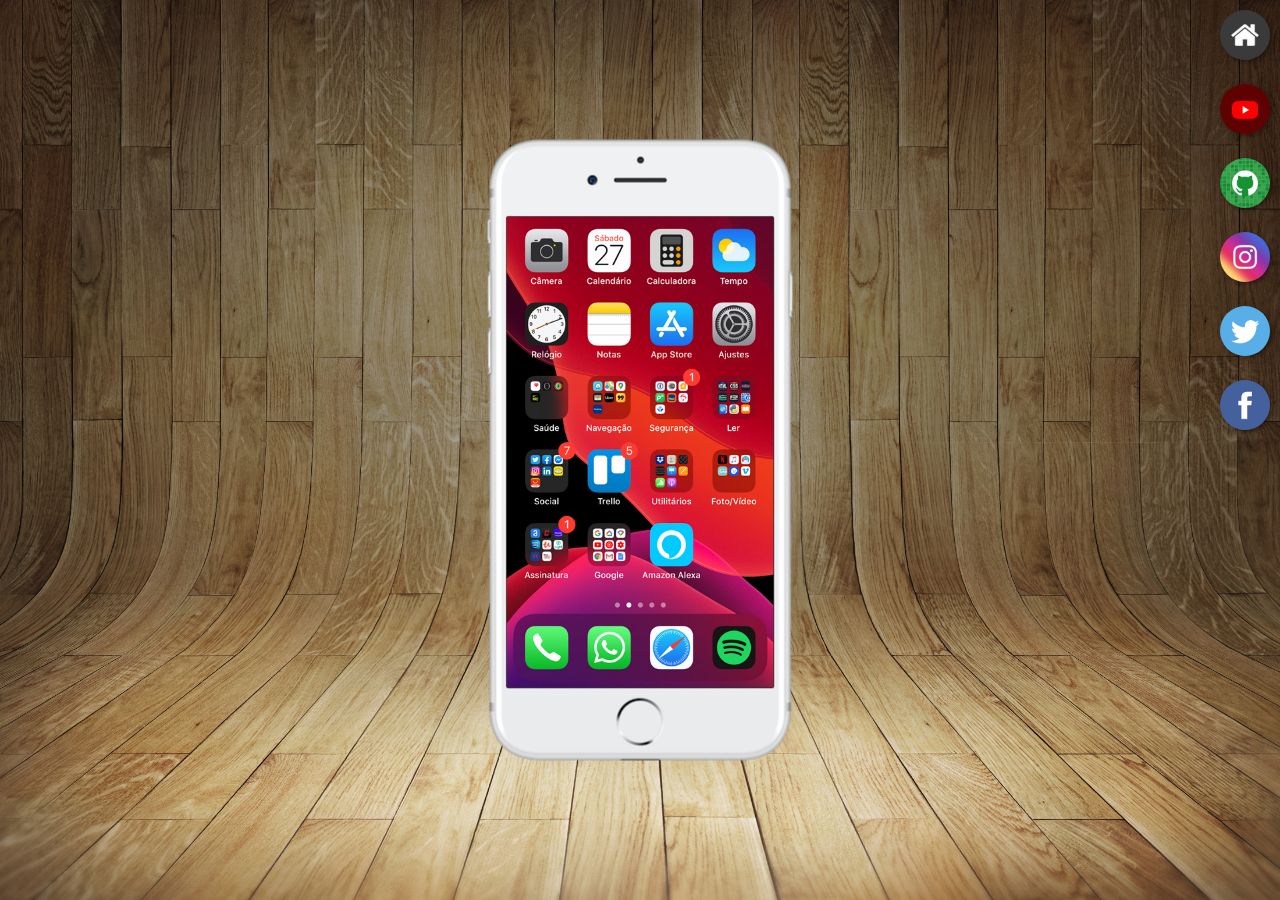
<file: index.html>
<!DOCTYPE html>
<html lang="pt-br">
<head>
    <meta charset="UTF-8">
    <meta http-equiv="X-UA-Compatible" content="IE=edge">
    <meta name="viewport" content="width=device-width, initial-scale=1.0">
    <link rel="shortcut icon" href="favicon.ico" type="image/x-icon">
    <link rel="stylesheet" href="estilos/style.css">
    <title>Projeto Redes  Sociais</title>
</head>
<body>
 <main>
    <section id="telefone">
<iframe src="home.html" name="tela" id="tela" frameborder="0"> Seu Navegador não é compatível com esse recurso</iframe>
    </section>
    <section id="redes-sociais">
        <a href="home.html" target="tela"><img src="imagens/logo-home.jpg" alt="Home"></a><br>
        <a href="youtube.html" target="tela"><img src="imagens/logo-youtube.jpg" alt="YouTube"></a><br>
        <a href="github.html" target="tela"><img src="imagens/logo-github.jpg" alt="GitHub"></a><br>
        <a href="instagram.html" target="tela"><img src="imagens/logo-instagram.jpg" alt="Instagram"></a><br>
        <a href="twitter.html" target="tela"><img src="imagens/logo-twitter.jpg" alt="Twitter"></a><br>
        <a href="facebook.html" target="tela"><img src="imagens/logo-facebook.jpg" alt="Facebook"></a><br>

    </section>
 </main>
</body>
</html>
</file>
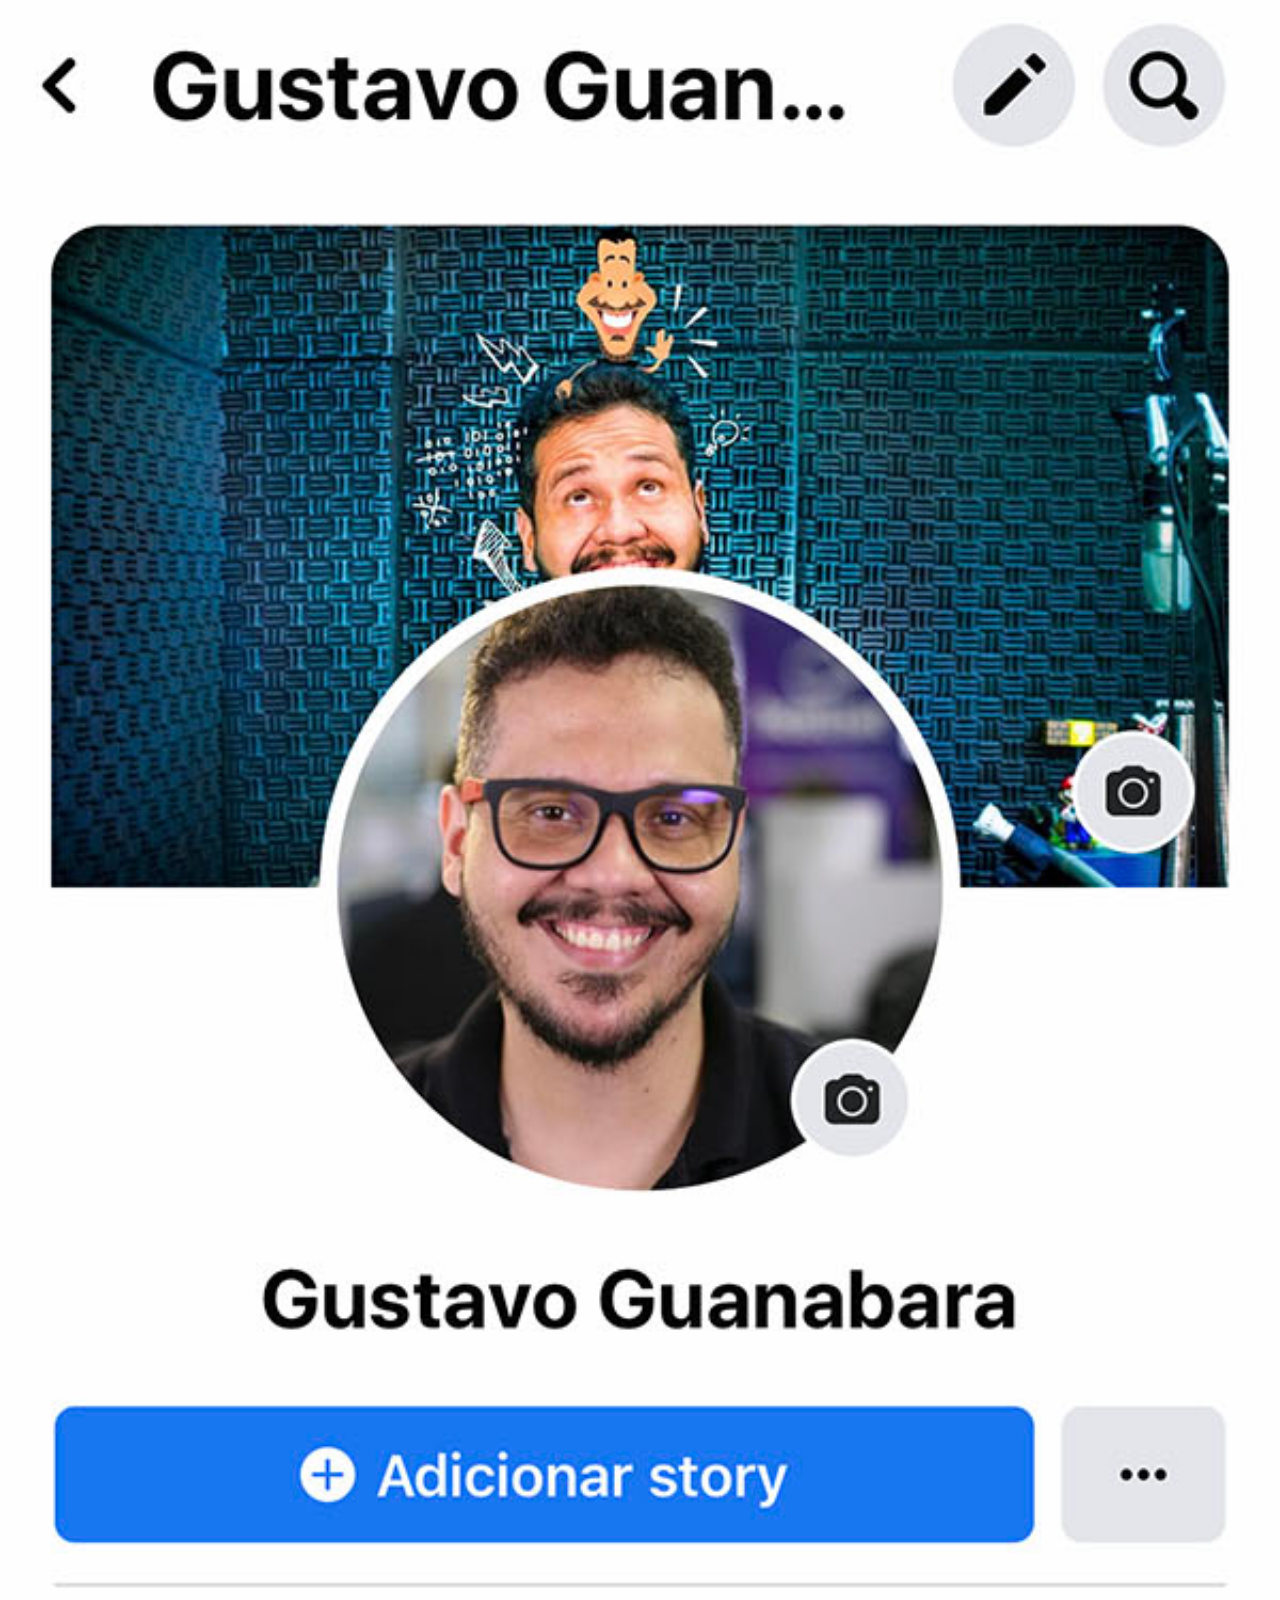
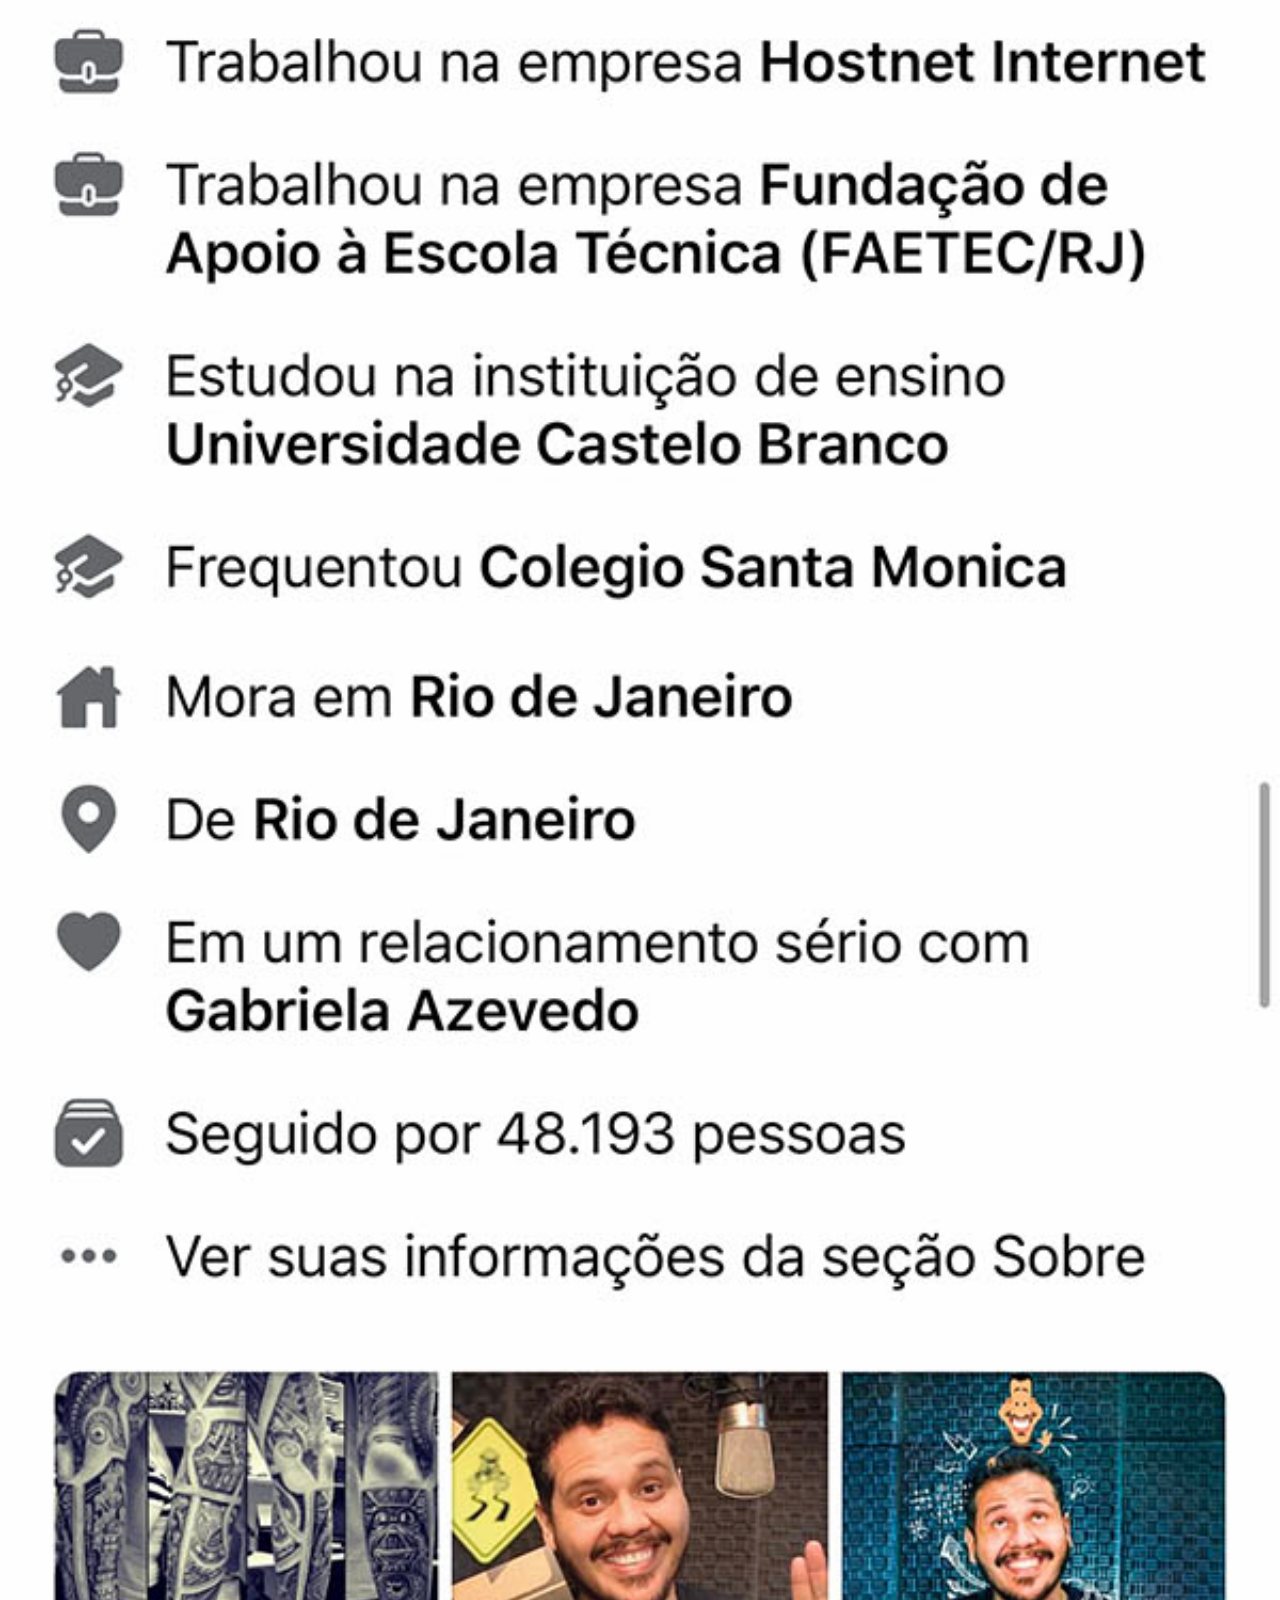
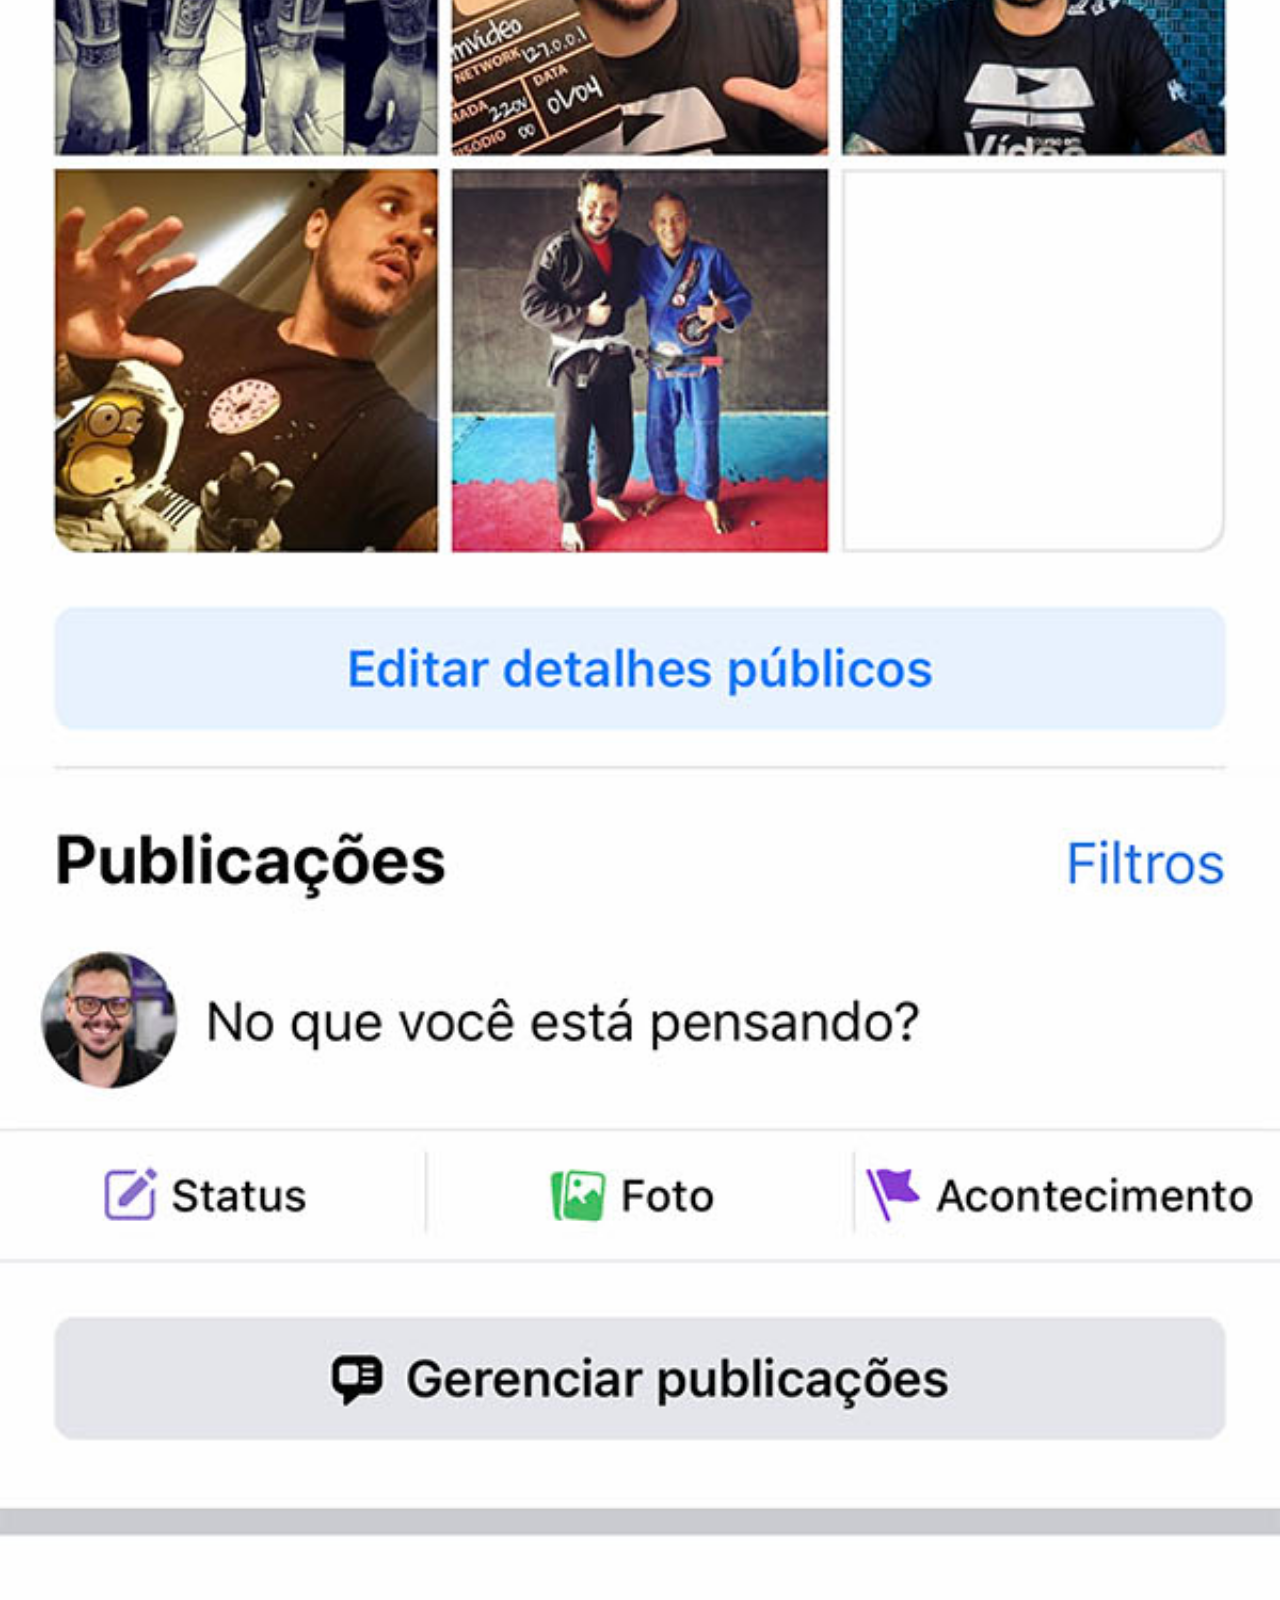
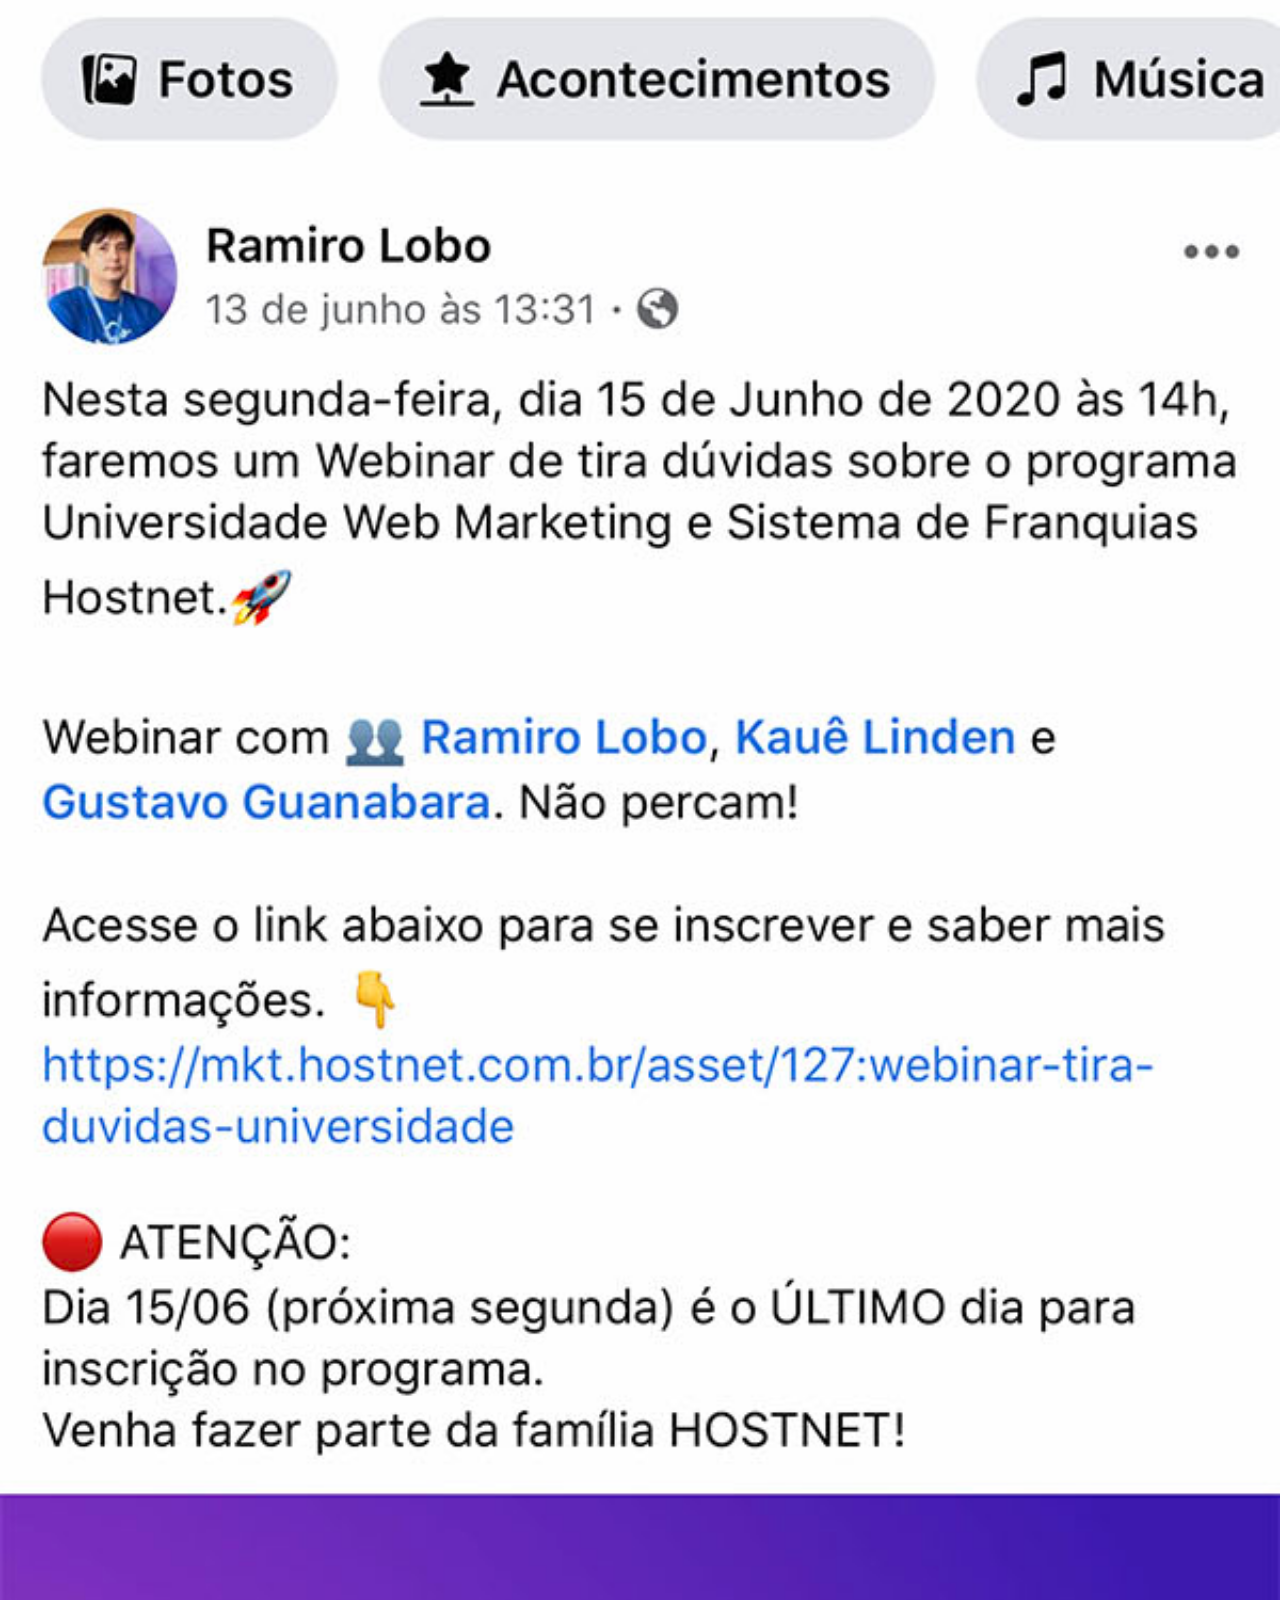
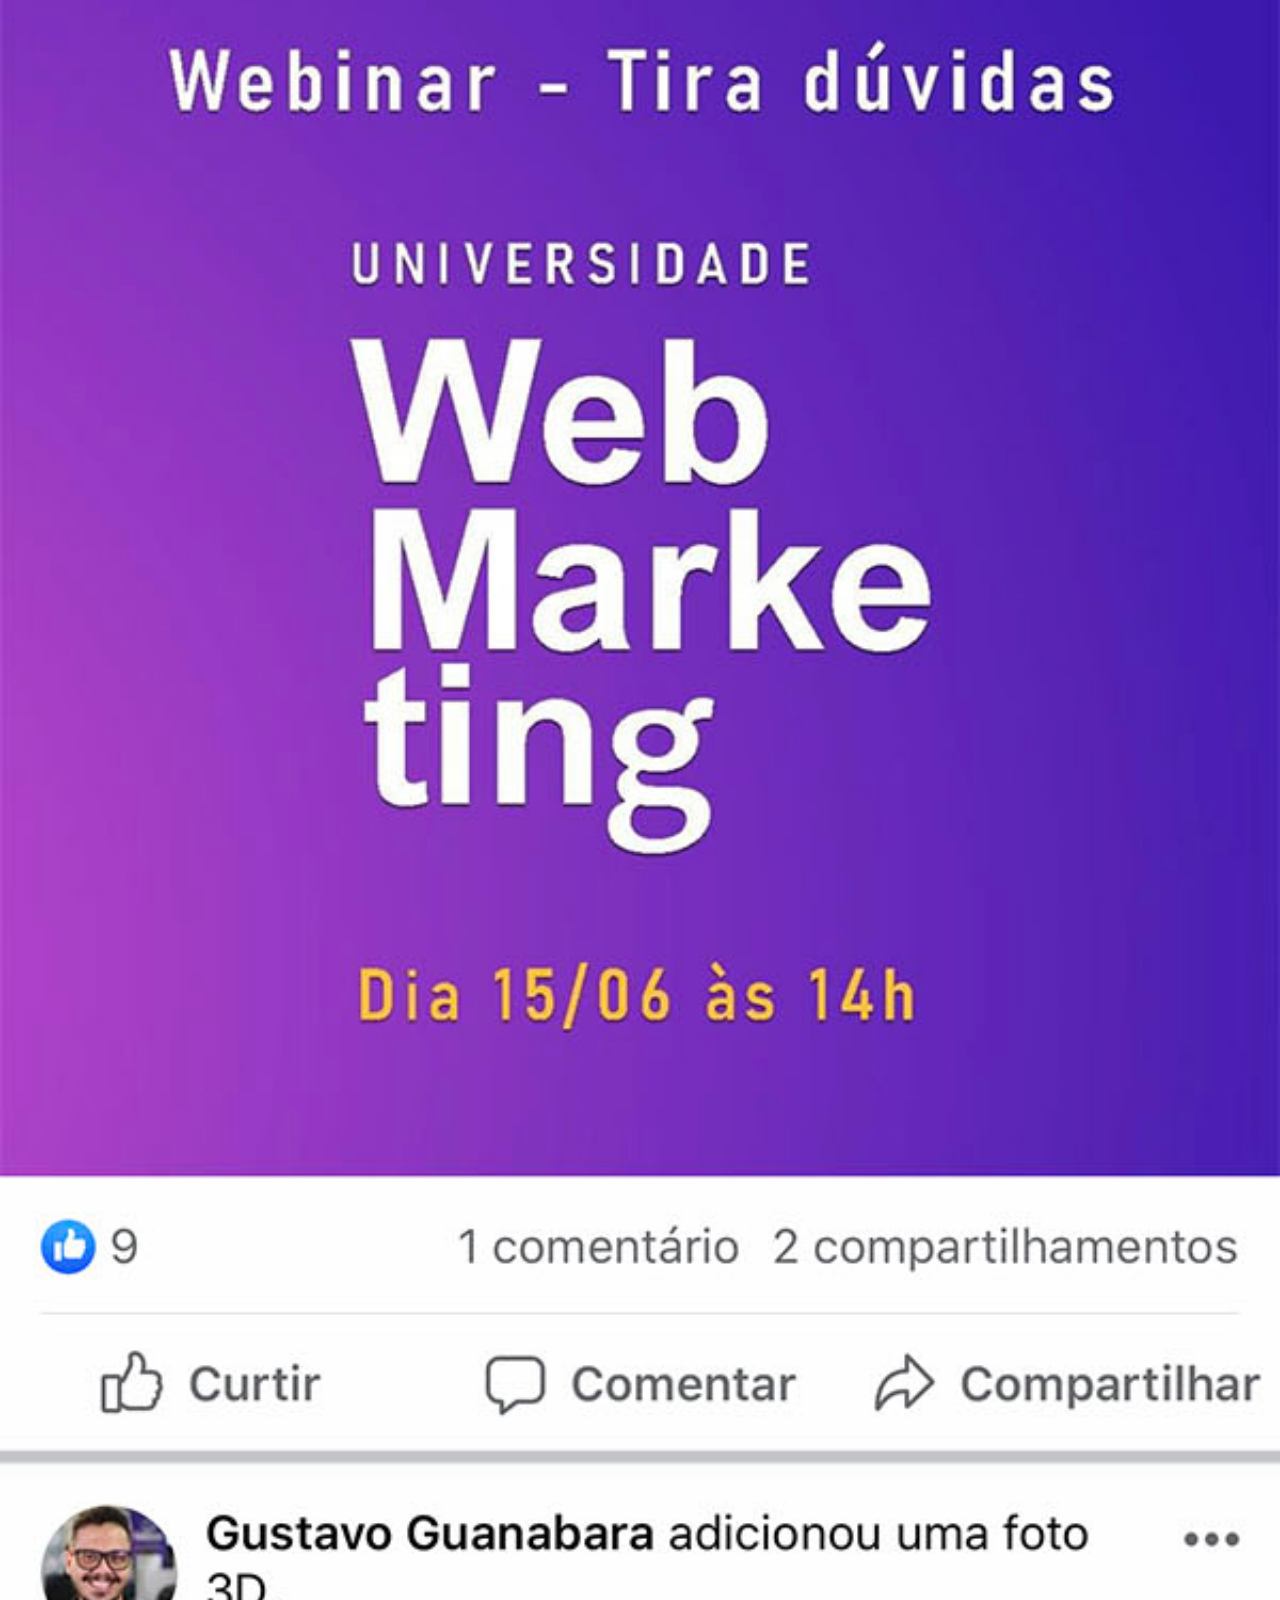
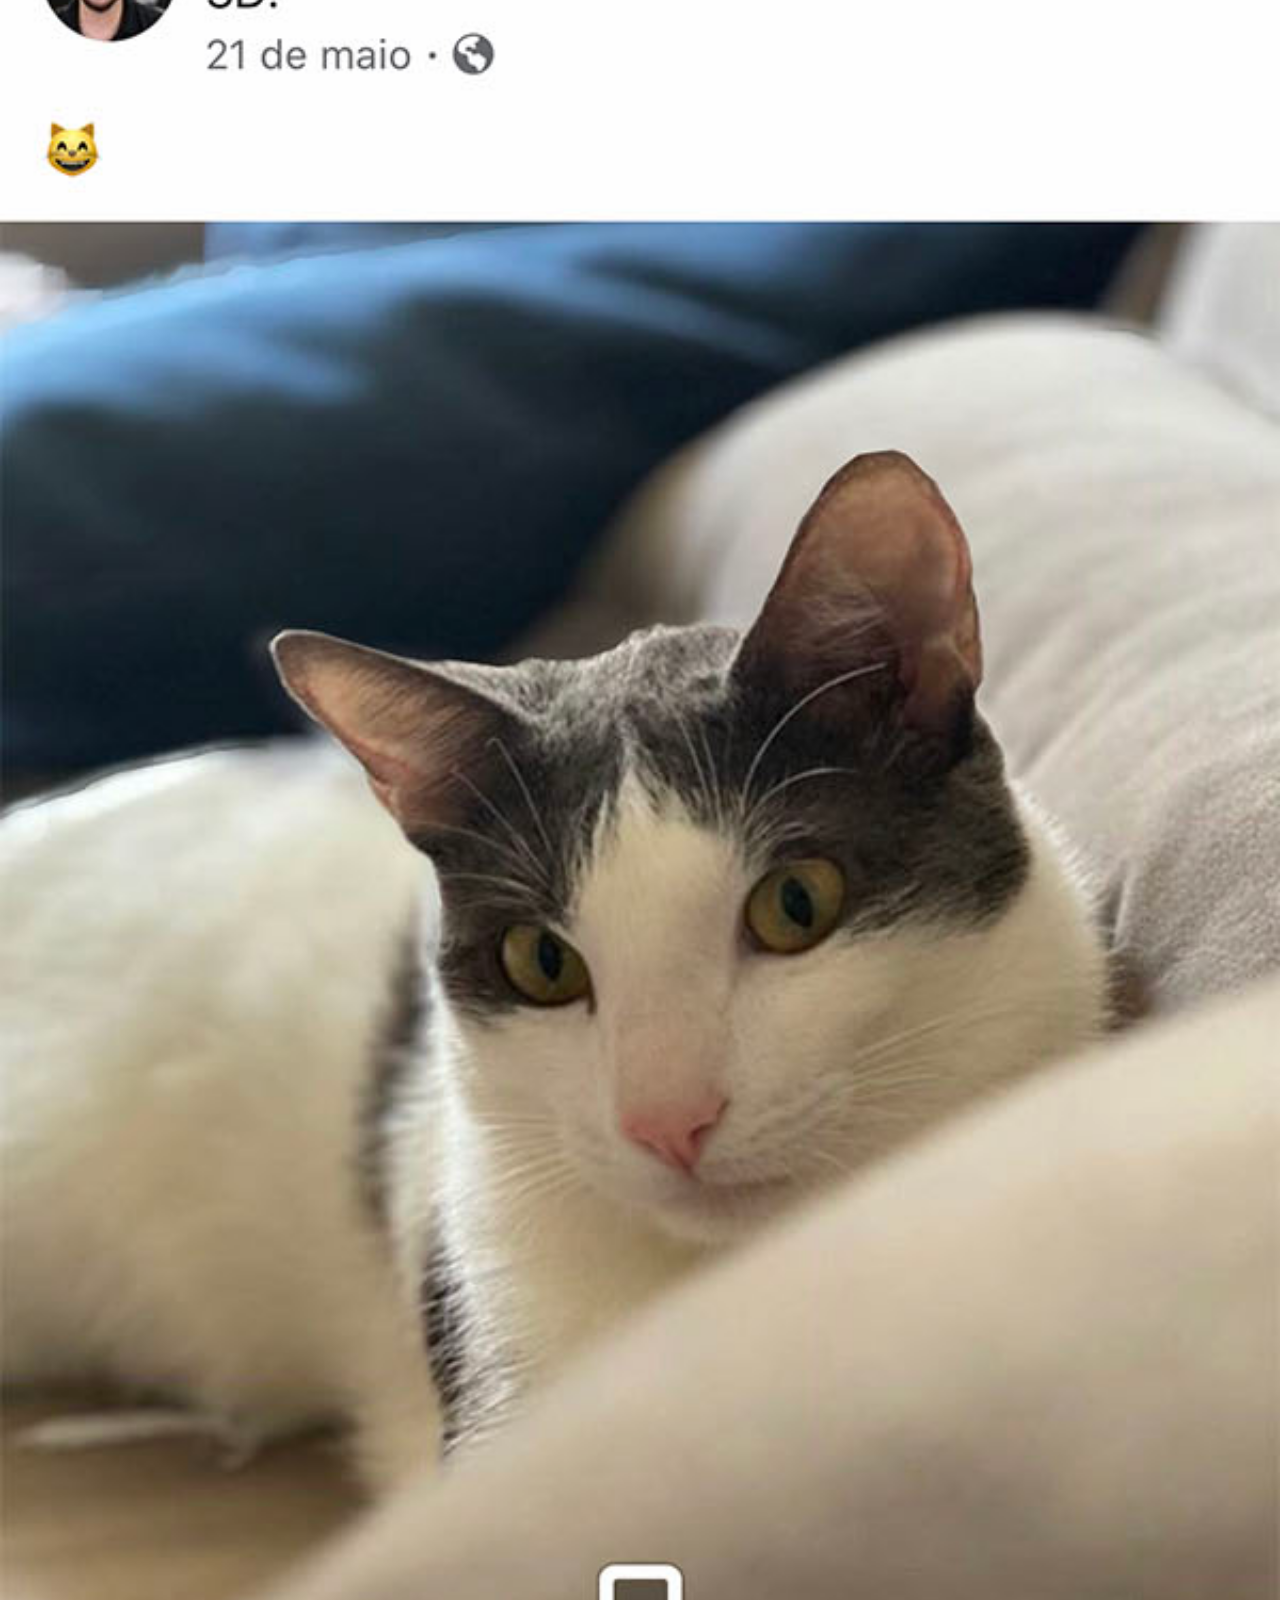
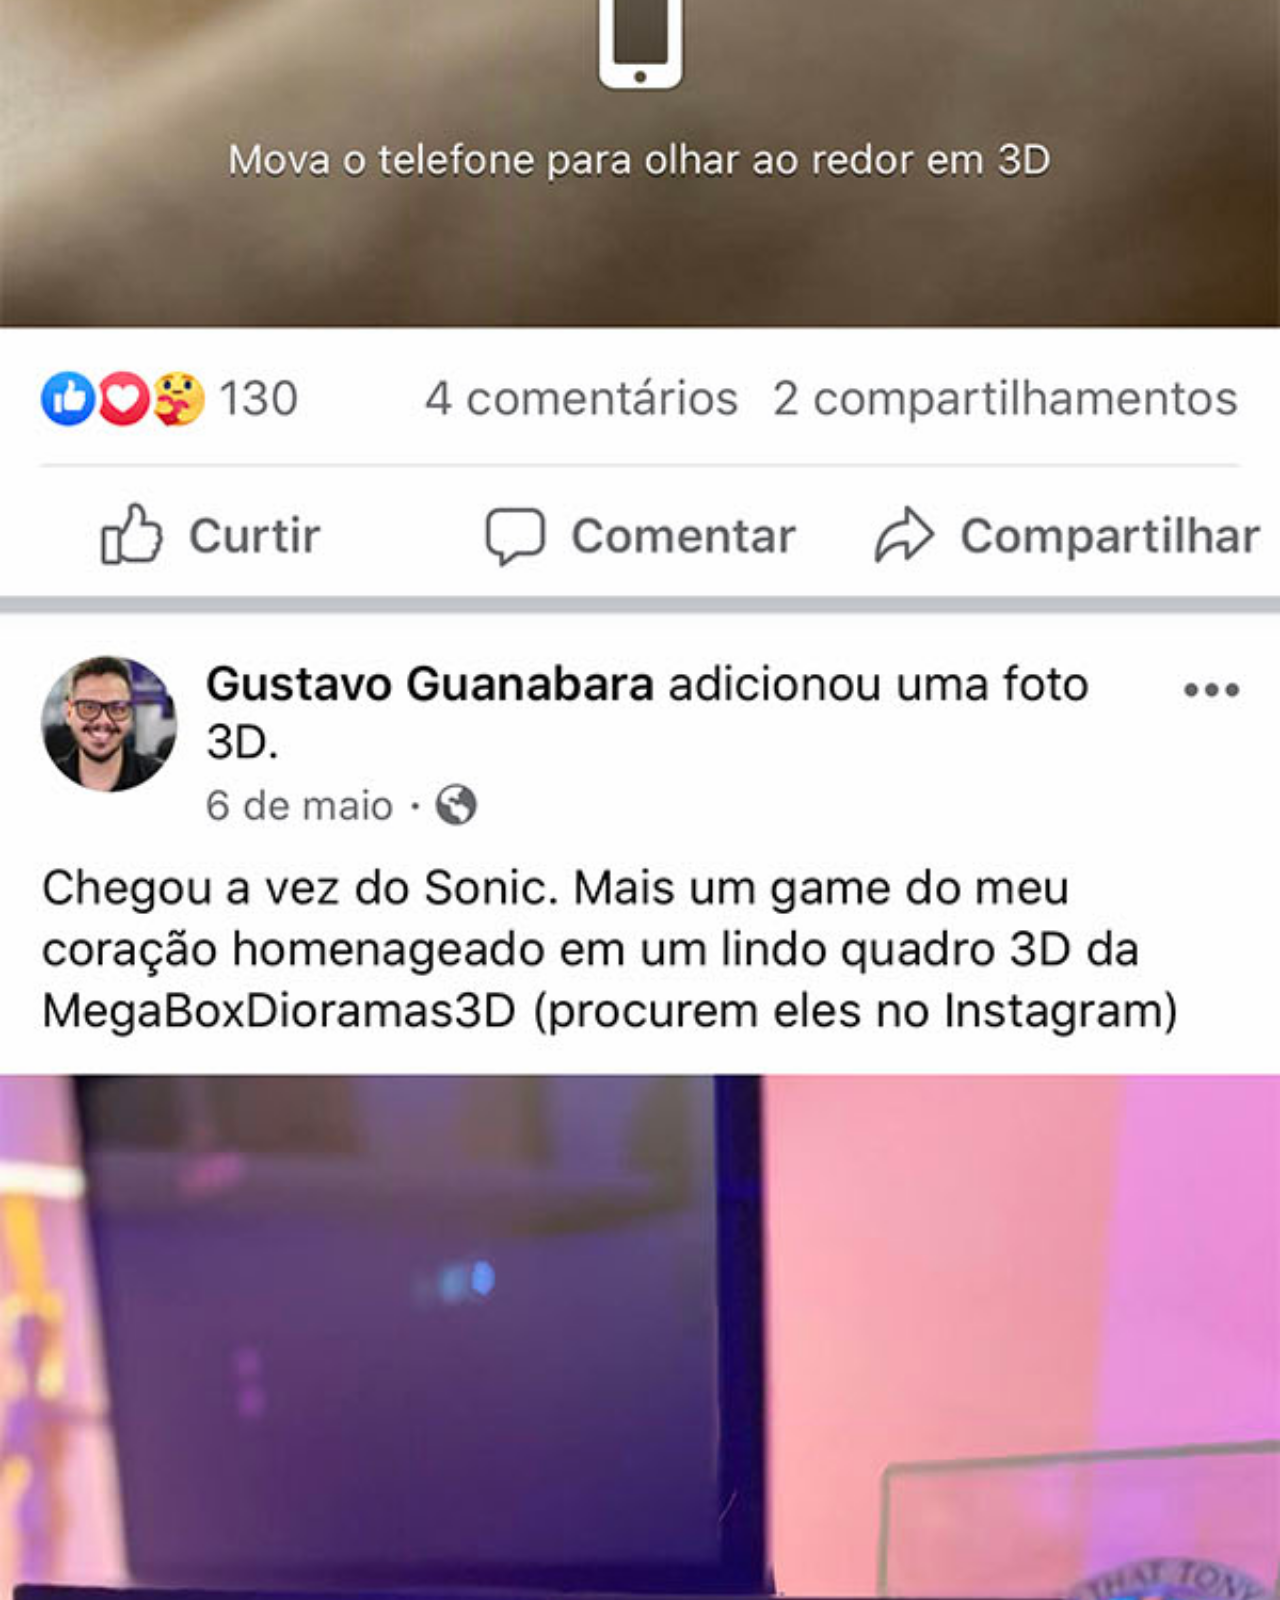
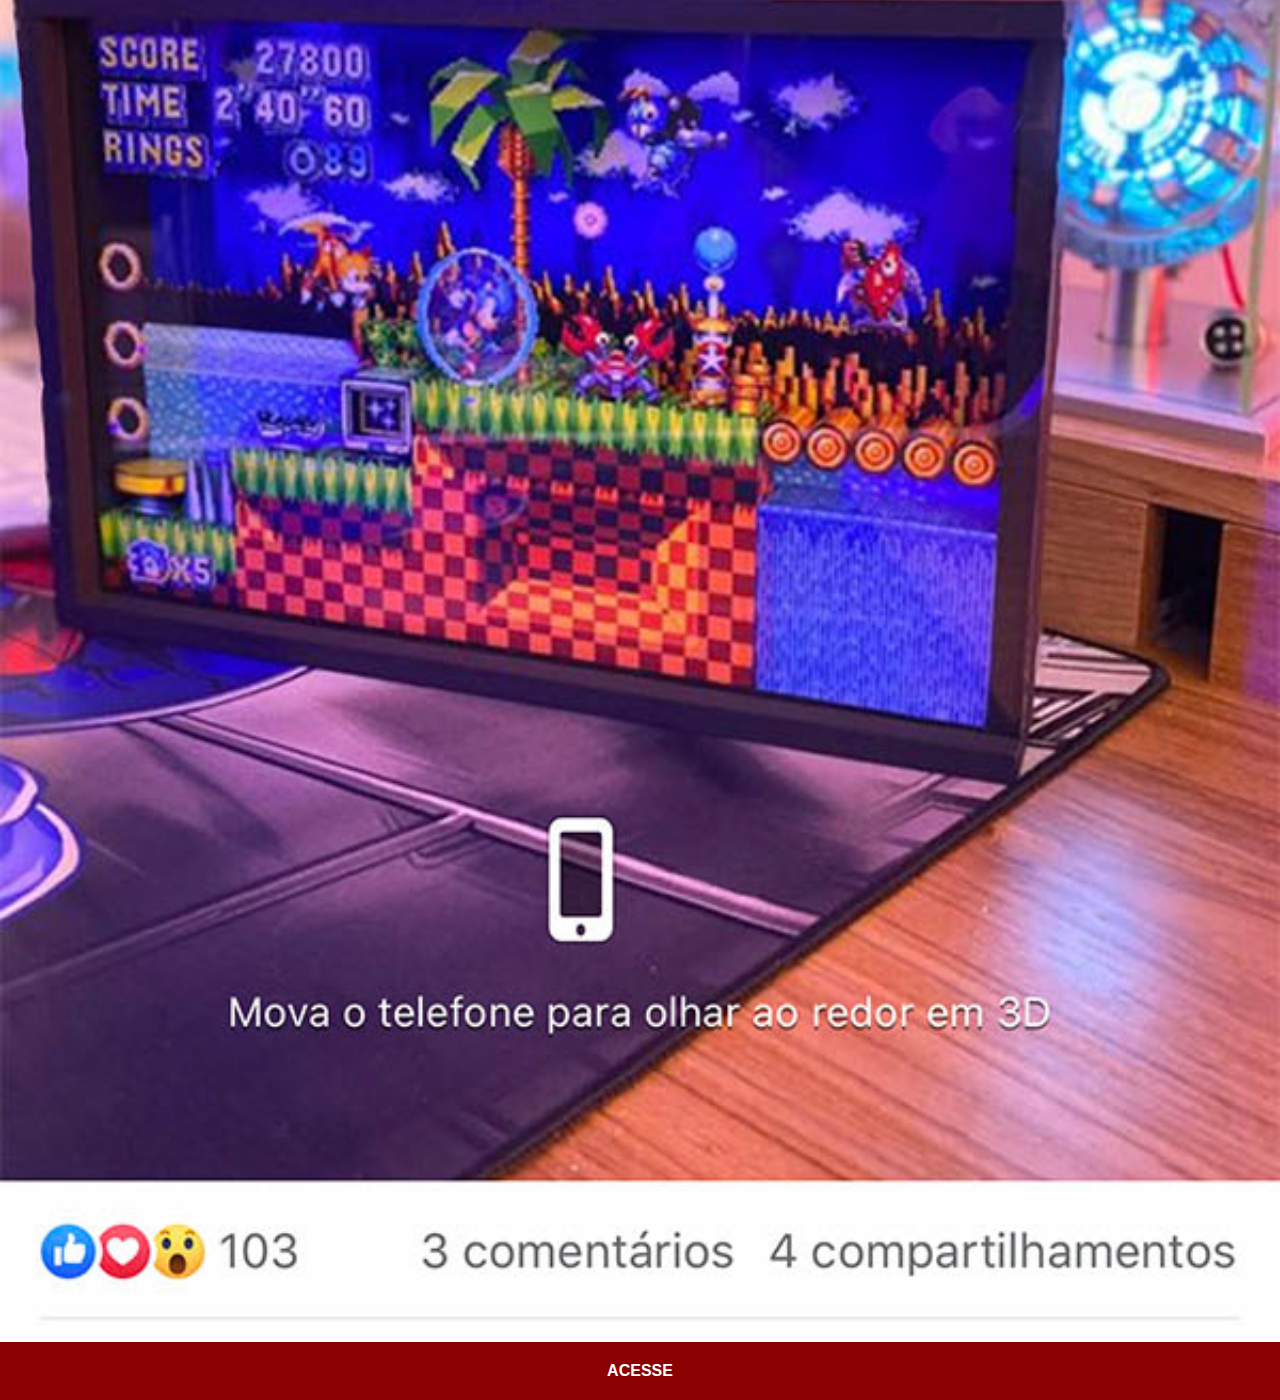
<file: facebook.html>
<!DOCTYPE html>
<html lang="pt-br">
<head>
    <meta charset="UTF-8">
    <meta http-equiv="X-UA-Compatible" content="IE=edge">
    <meta name="viewport" content="width=device-width, initial-scale=1.0">
    <title>Facebook</title>
    <link rel="stylesheet" href="estilos/social.css">
</head>
<body>
  <img src="imagens/tela-facebook.jpg" alt="Facebook"> 
  <a href="https://www.facebook.com/gustavoguanabara/" target="_blank">ACESSE</a> 
</body>
</html>
</file>
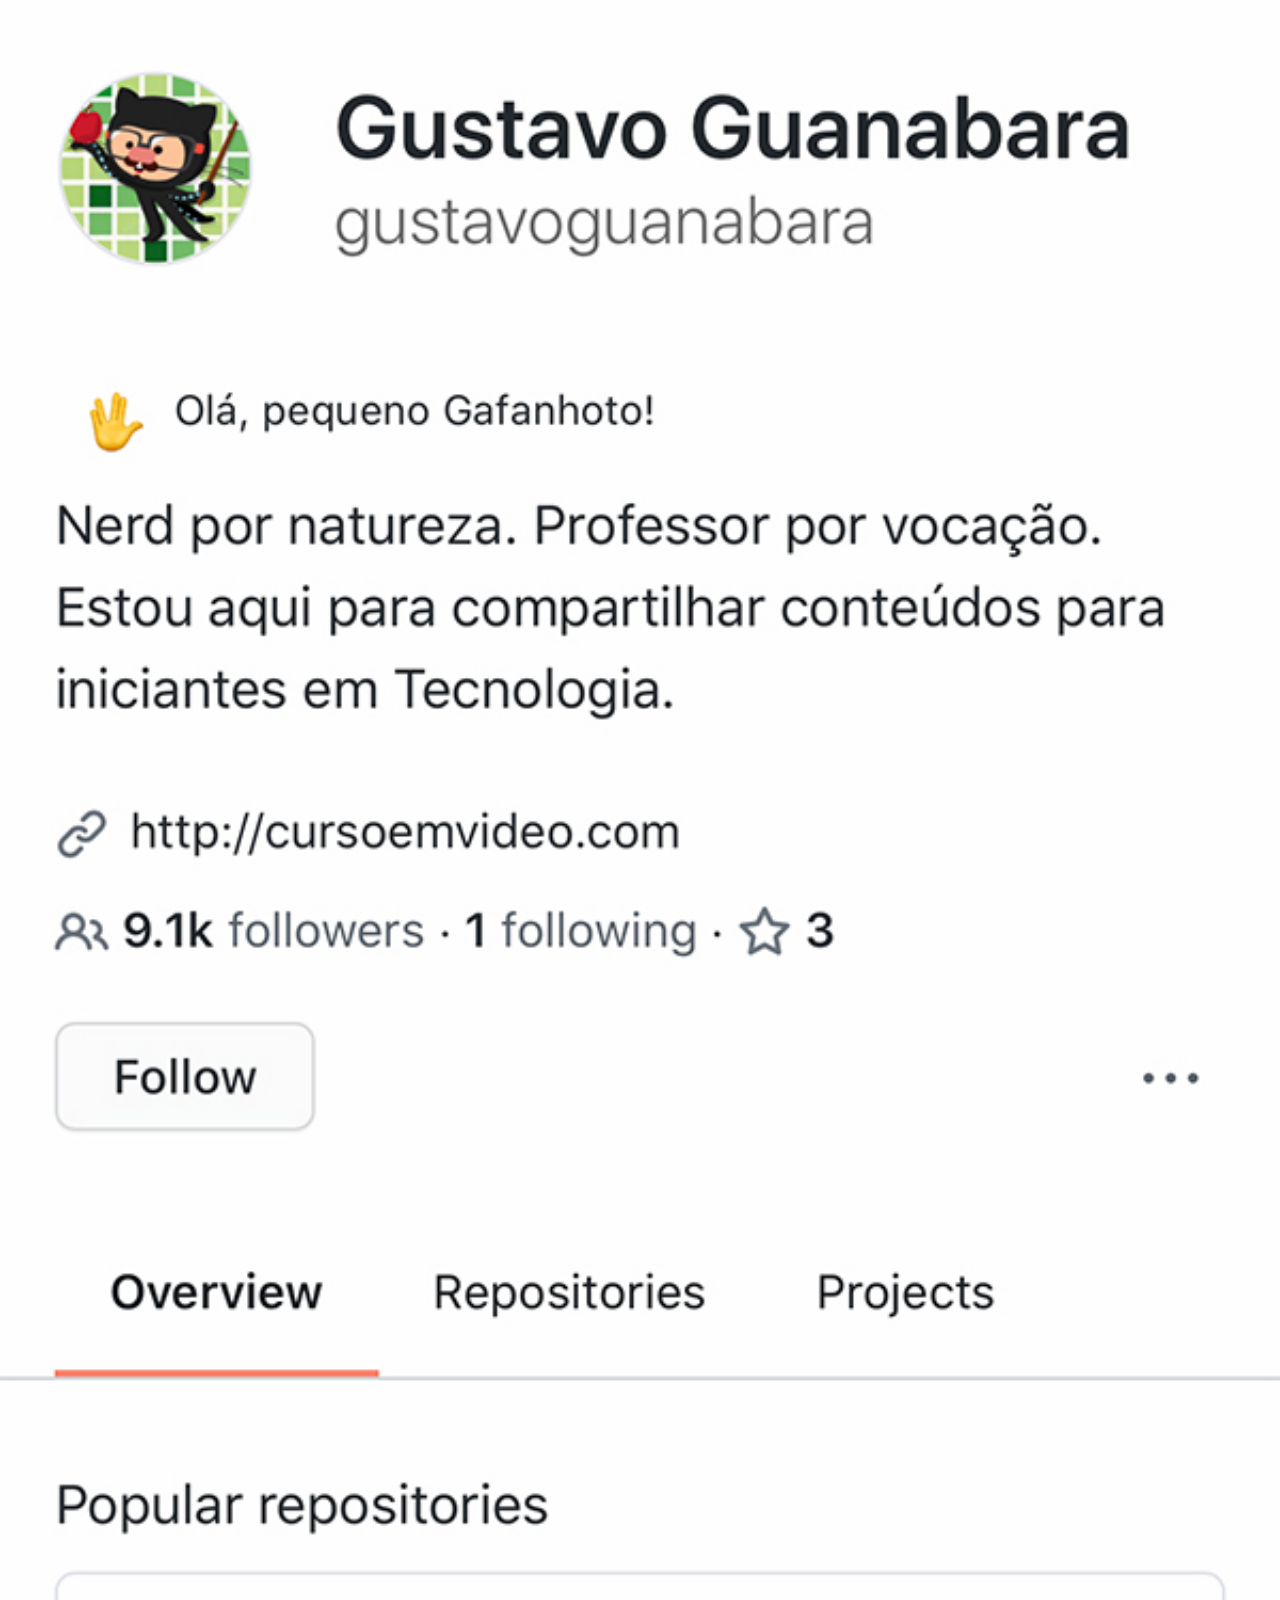
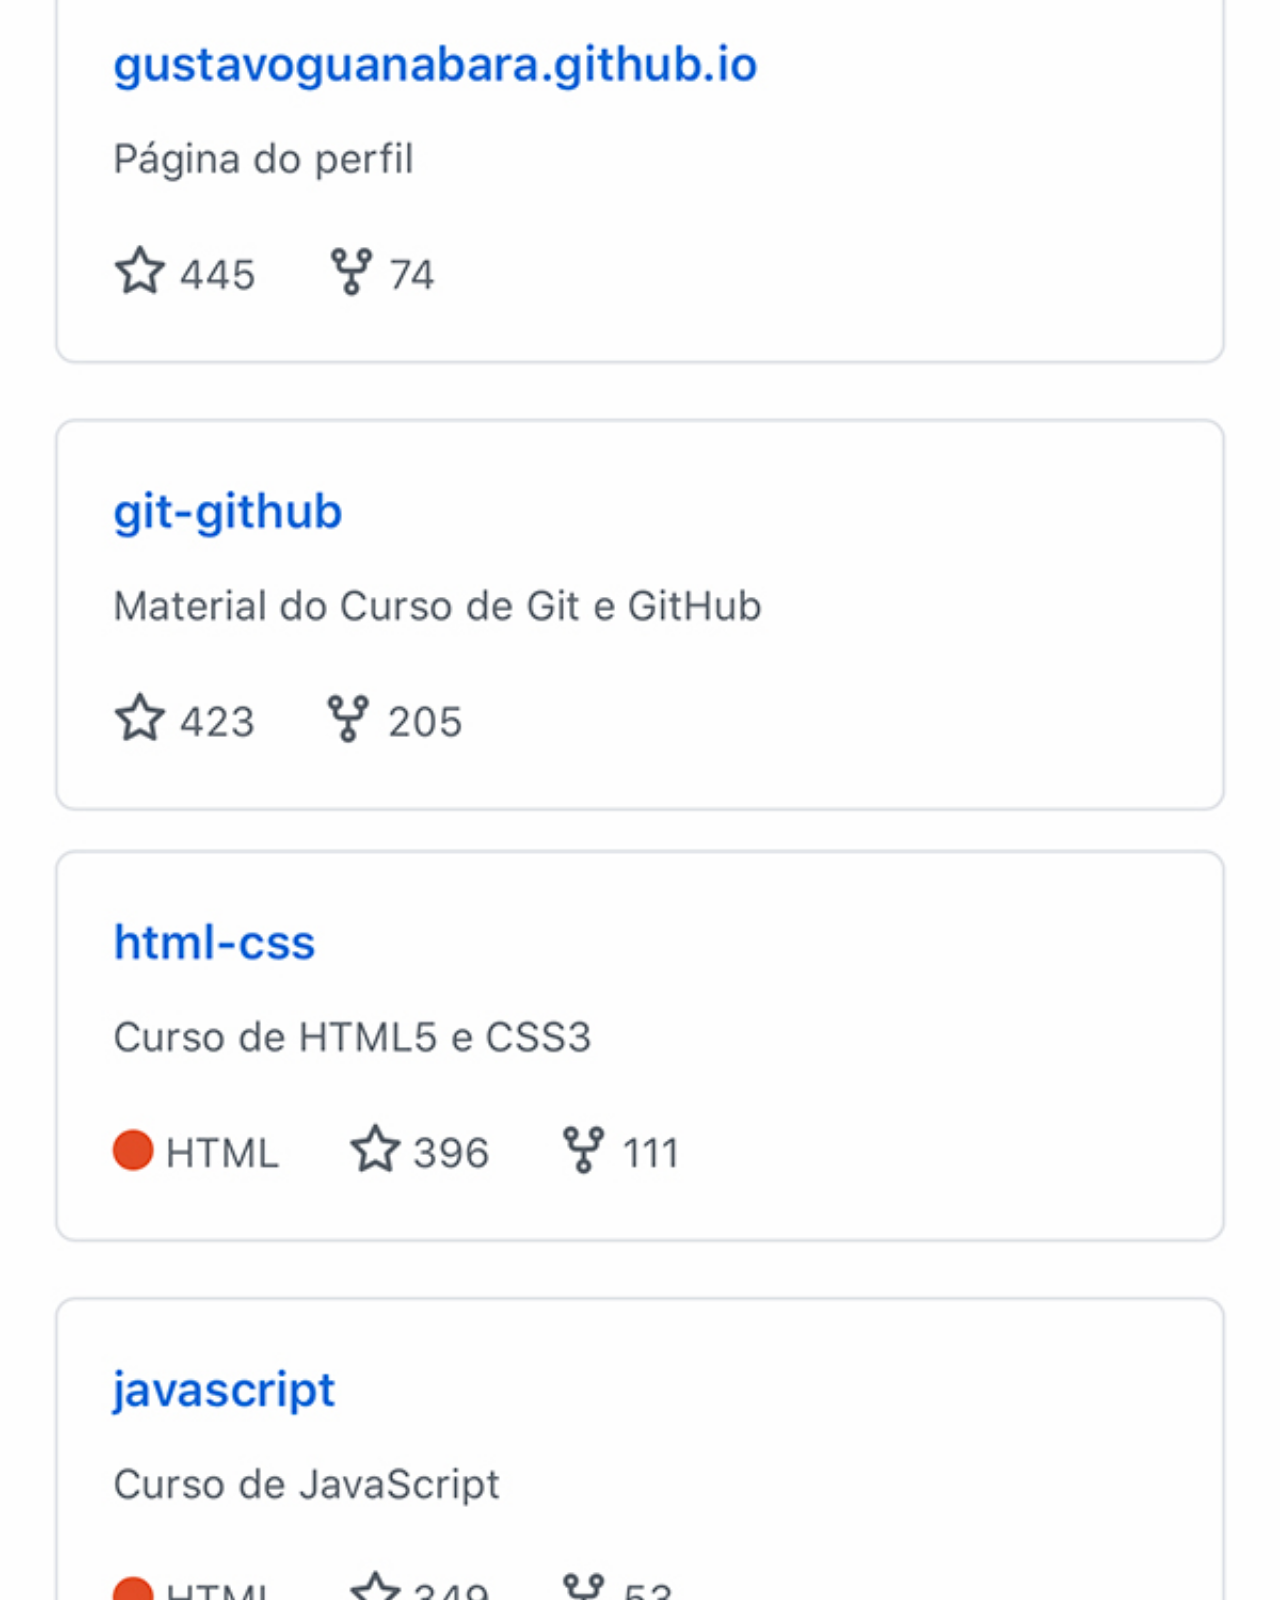
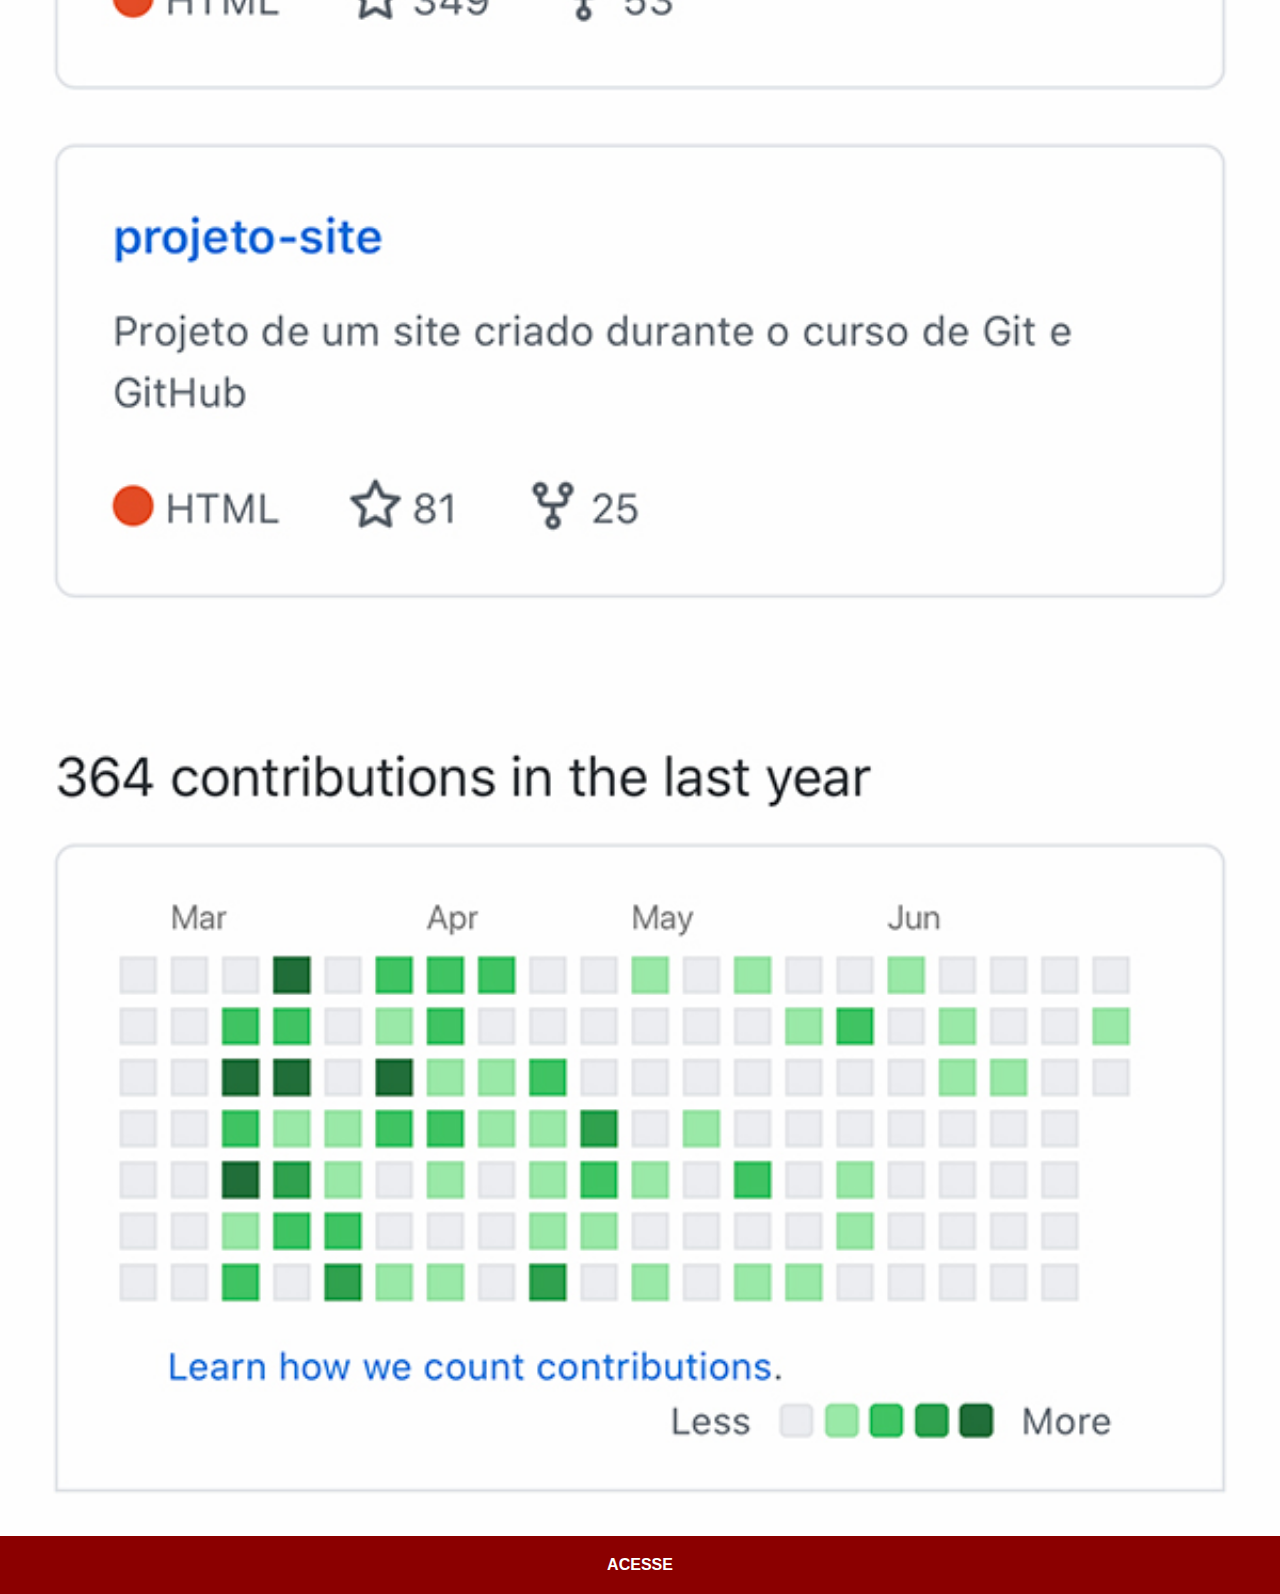
<file: github.html>
<!DOCTYPE html>
<html lang="pt-br">
<head>
    <meta charset="UTF-8">
    <meta http-equiv="X-UA-Compatible" content="IE=edge">
    <meta name="viewport" content="width=device-width, initial-scale=1.0">
    <title>GitHub</title>
    <link rel="stylesheet" href="estilos/social.css">
</head>
<body>
    <img src="imagens/tela-github.jpg" alt="GitHub">
    <a href="https://github.com/gustavoguanabara/" target="_blank">ACESSE</a>
</body>
</html>
</file>
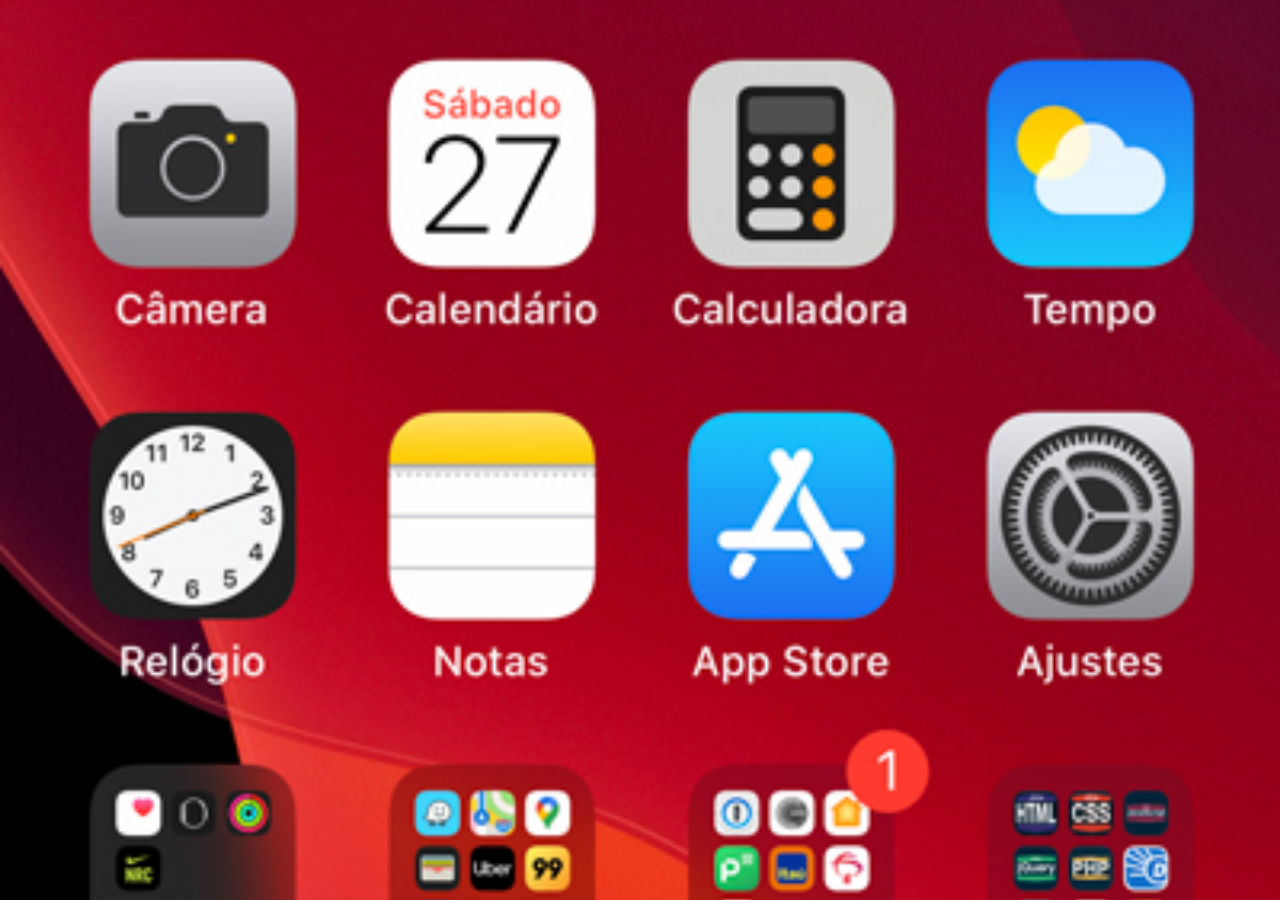
<file: home.html>
<!DOCTYPE html>
<html lang="pt-br">
<head>
    <meta charset="UTF-8">
    <meta http-equiv="X-UA-Compatible" content="IE=edge">
    <meta name="viewport" content="width=device-width, initial-scale=1.0">
    <title>Home</title>
</head>
<style>
* {
    margin: 0px;
    padding: 0px;
}

body {
    width: 100vw;
    height: 100vh;
    background: black url('imagens/tela-home.jpg')no-repeat top center;
    background-size: cover;
}
</style>
<body>
    
</body>
</html>
</file>
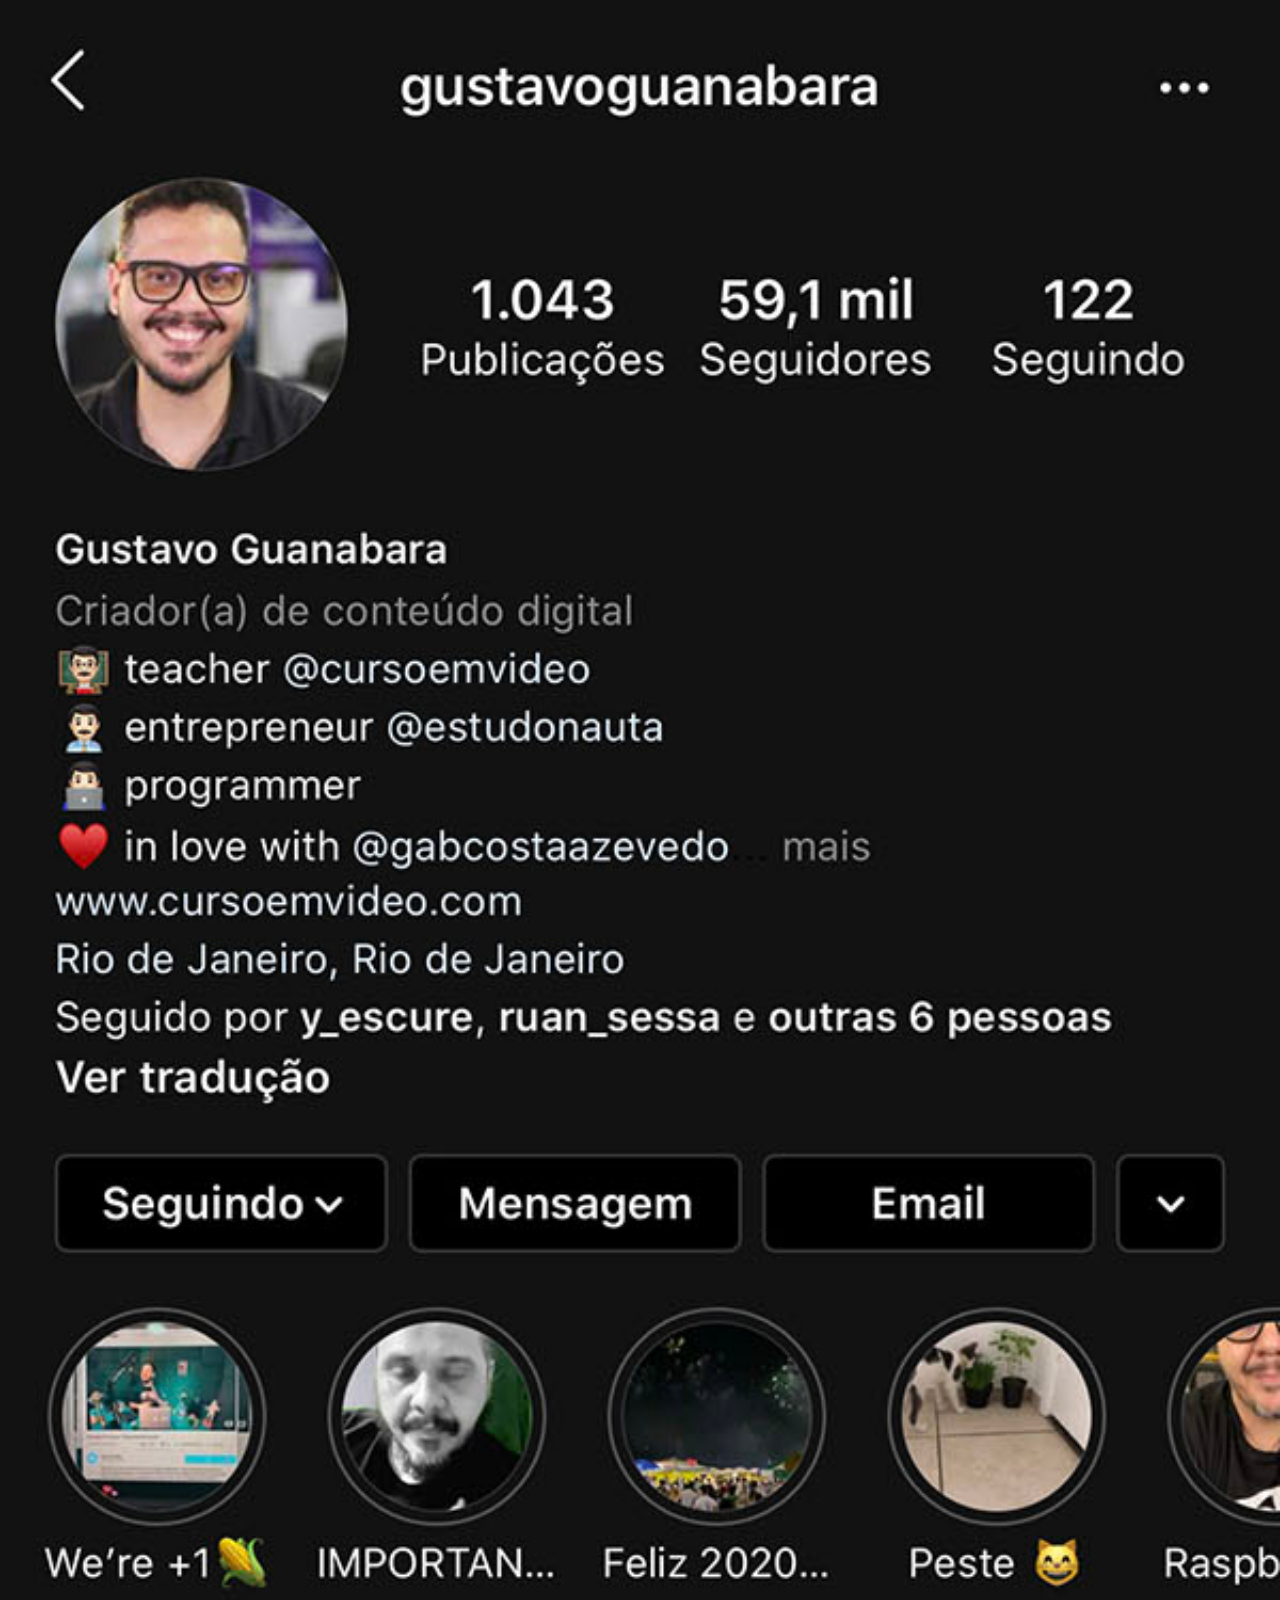
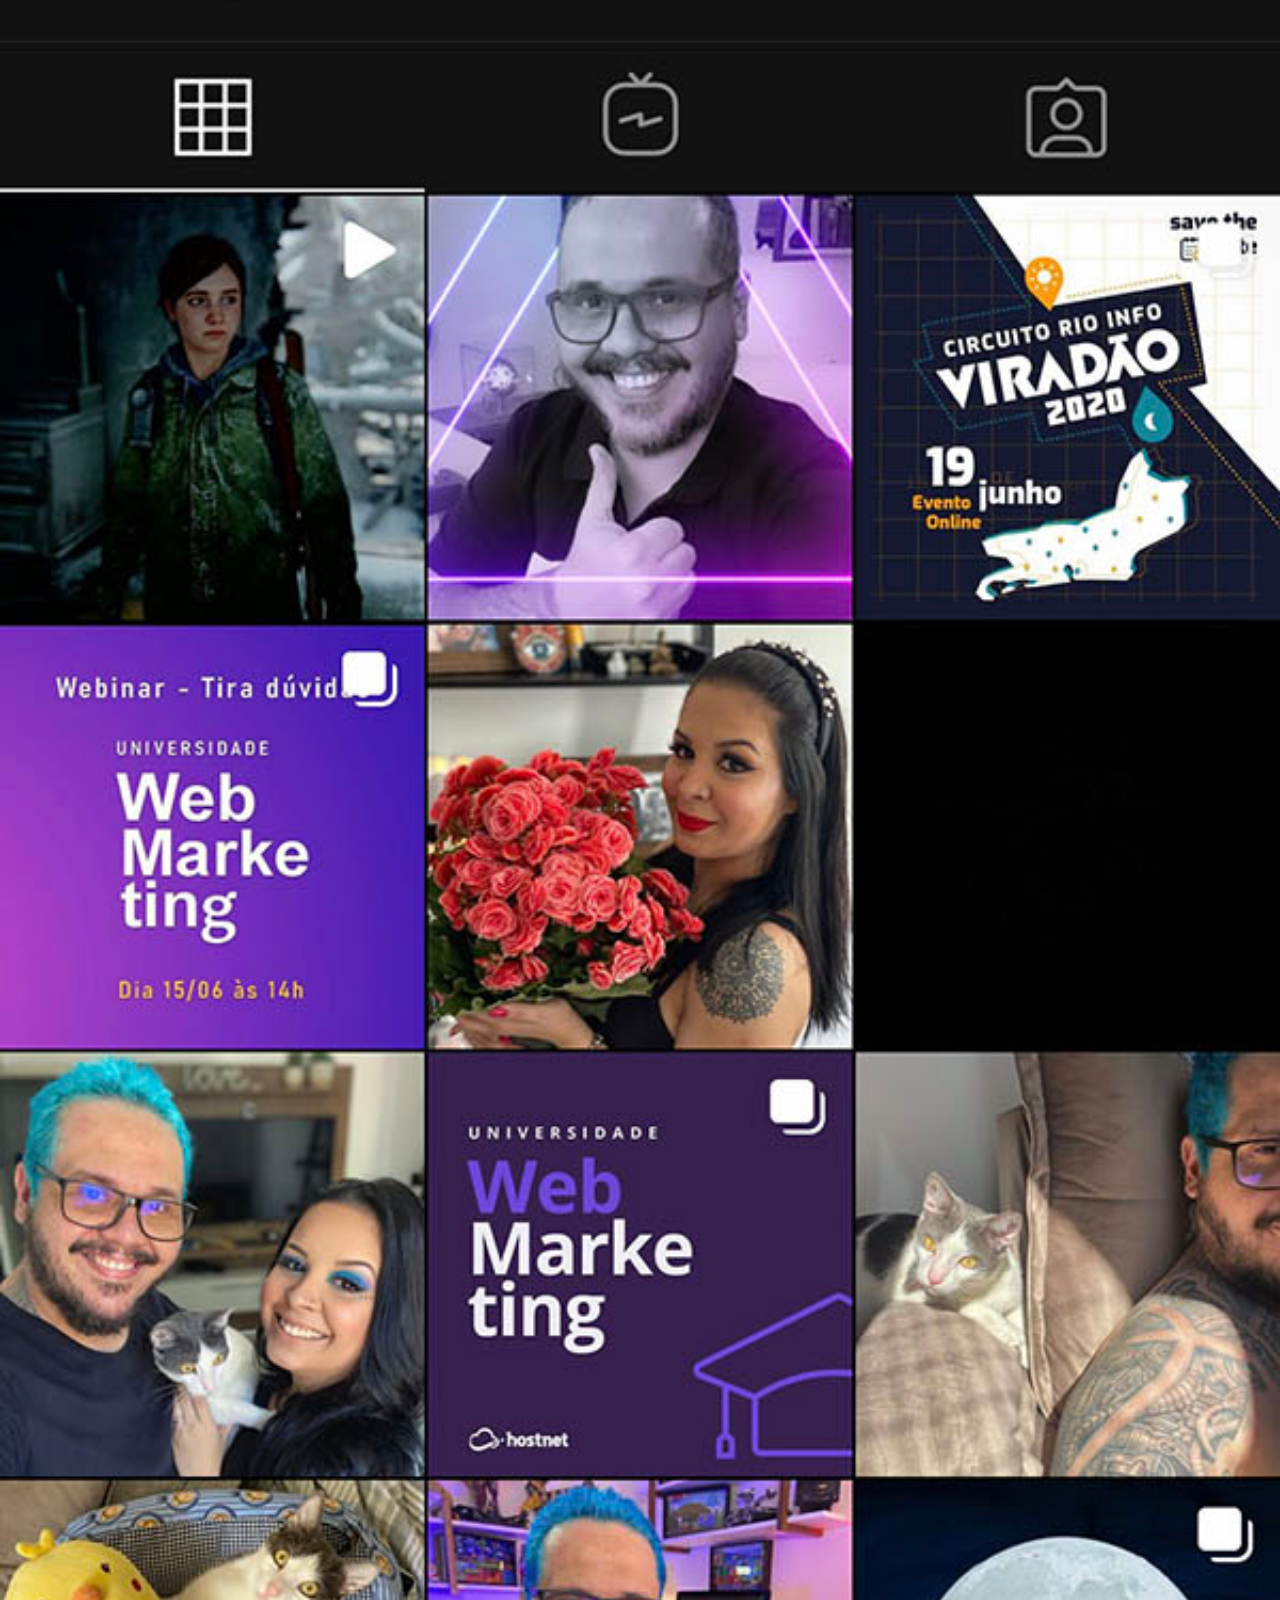
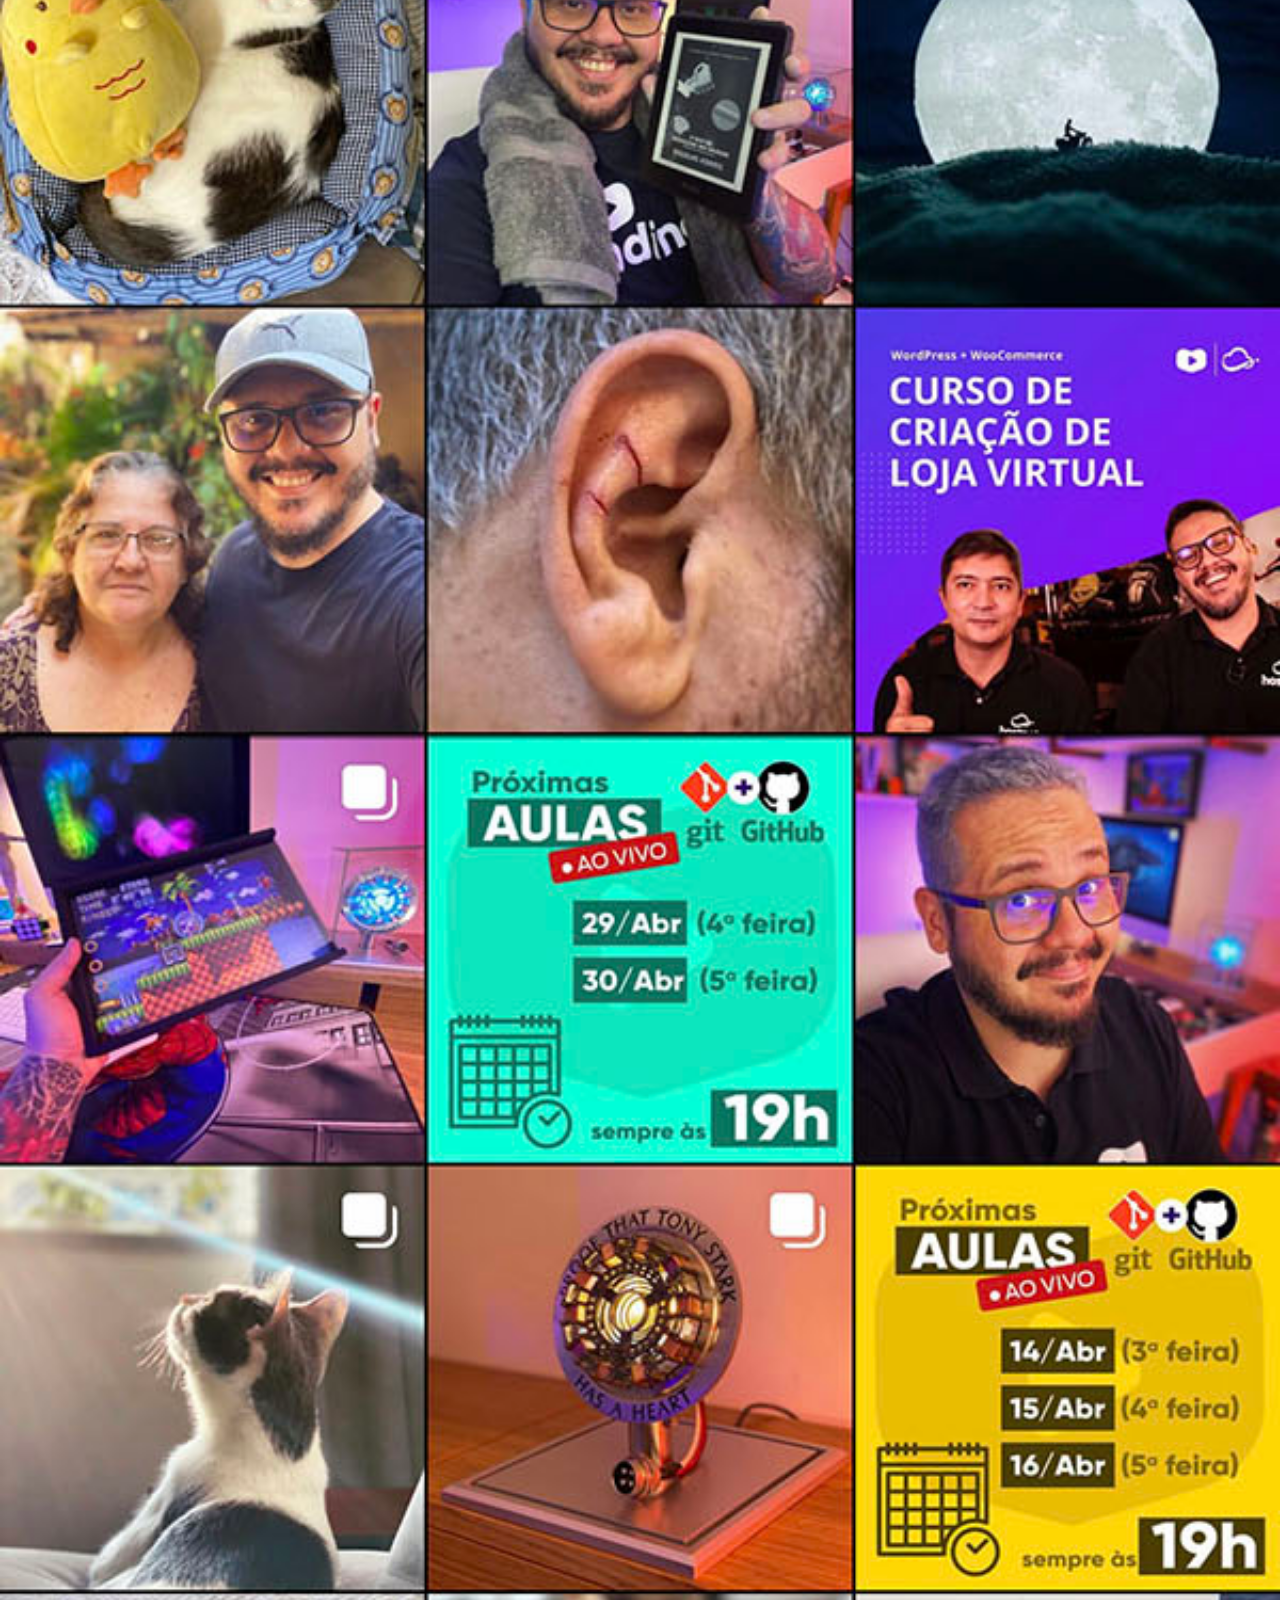
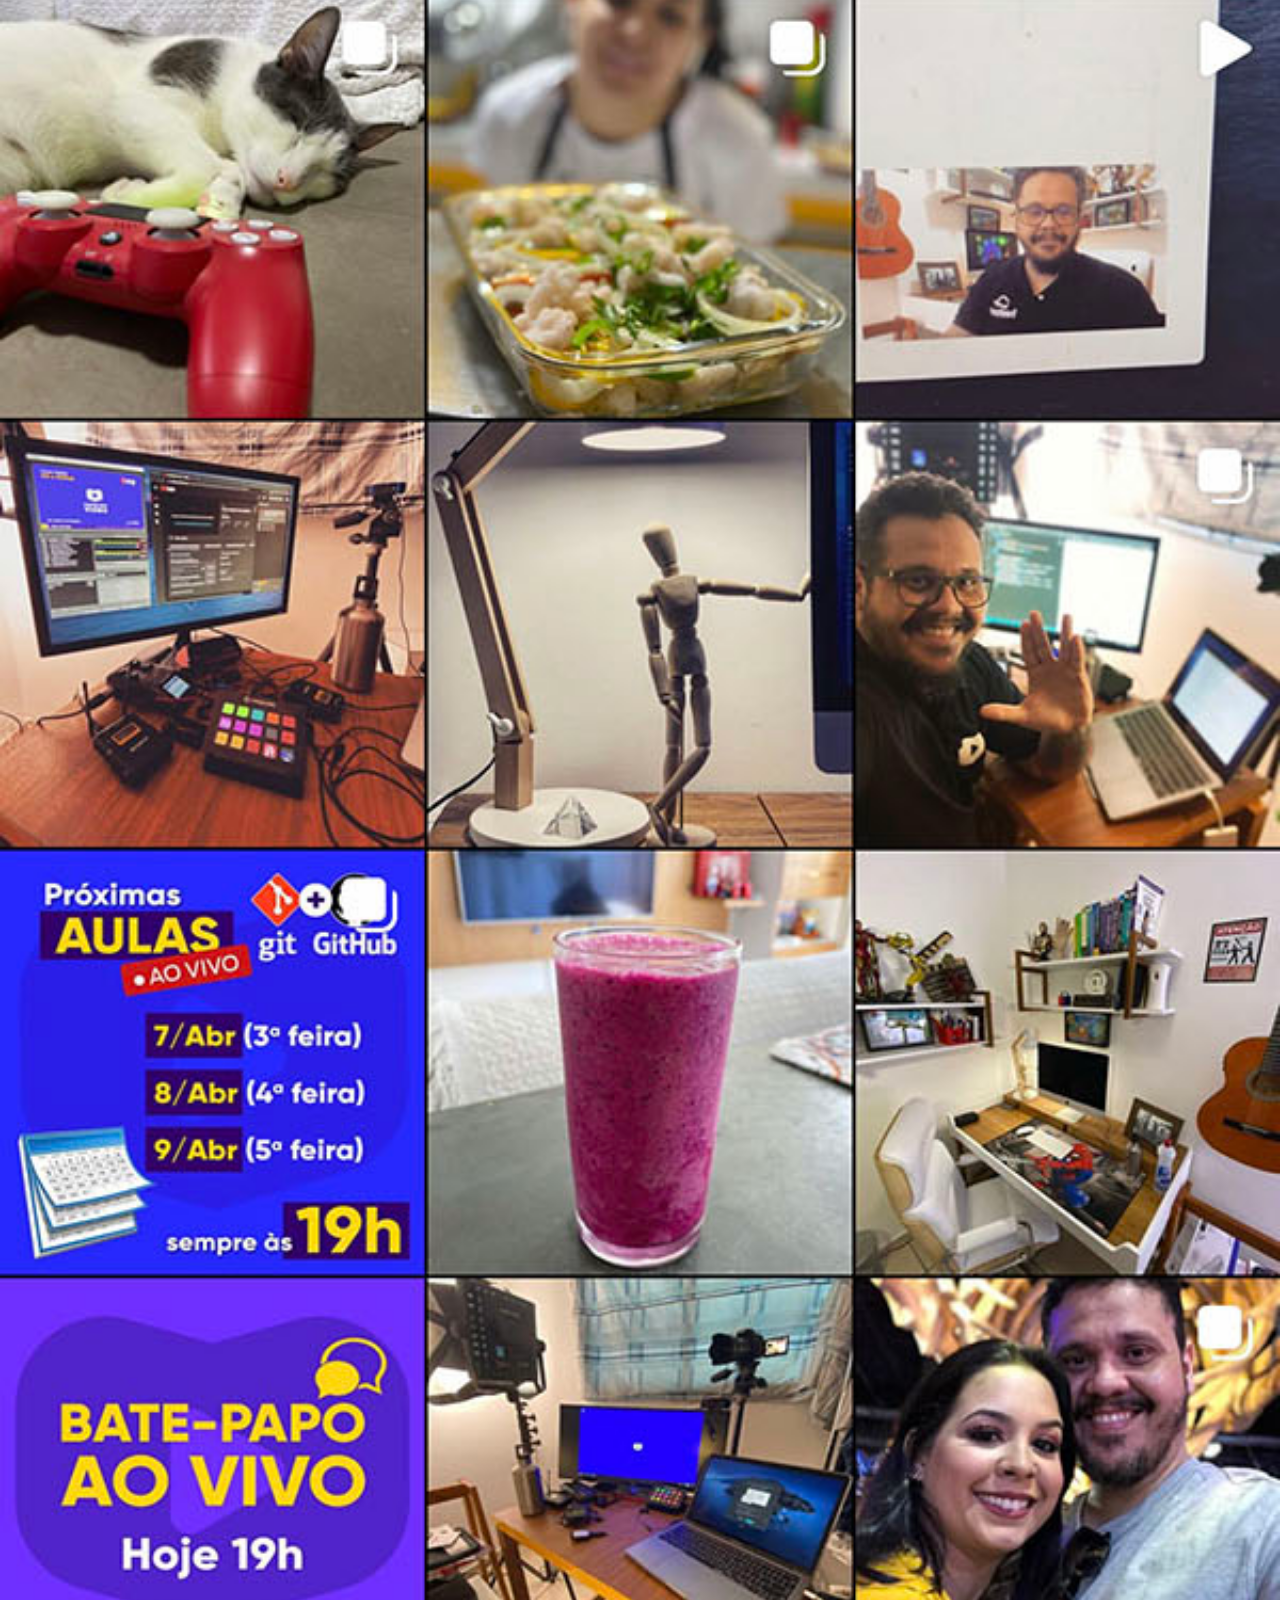
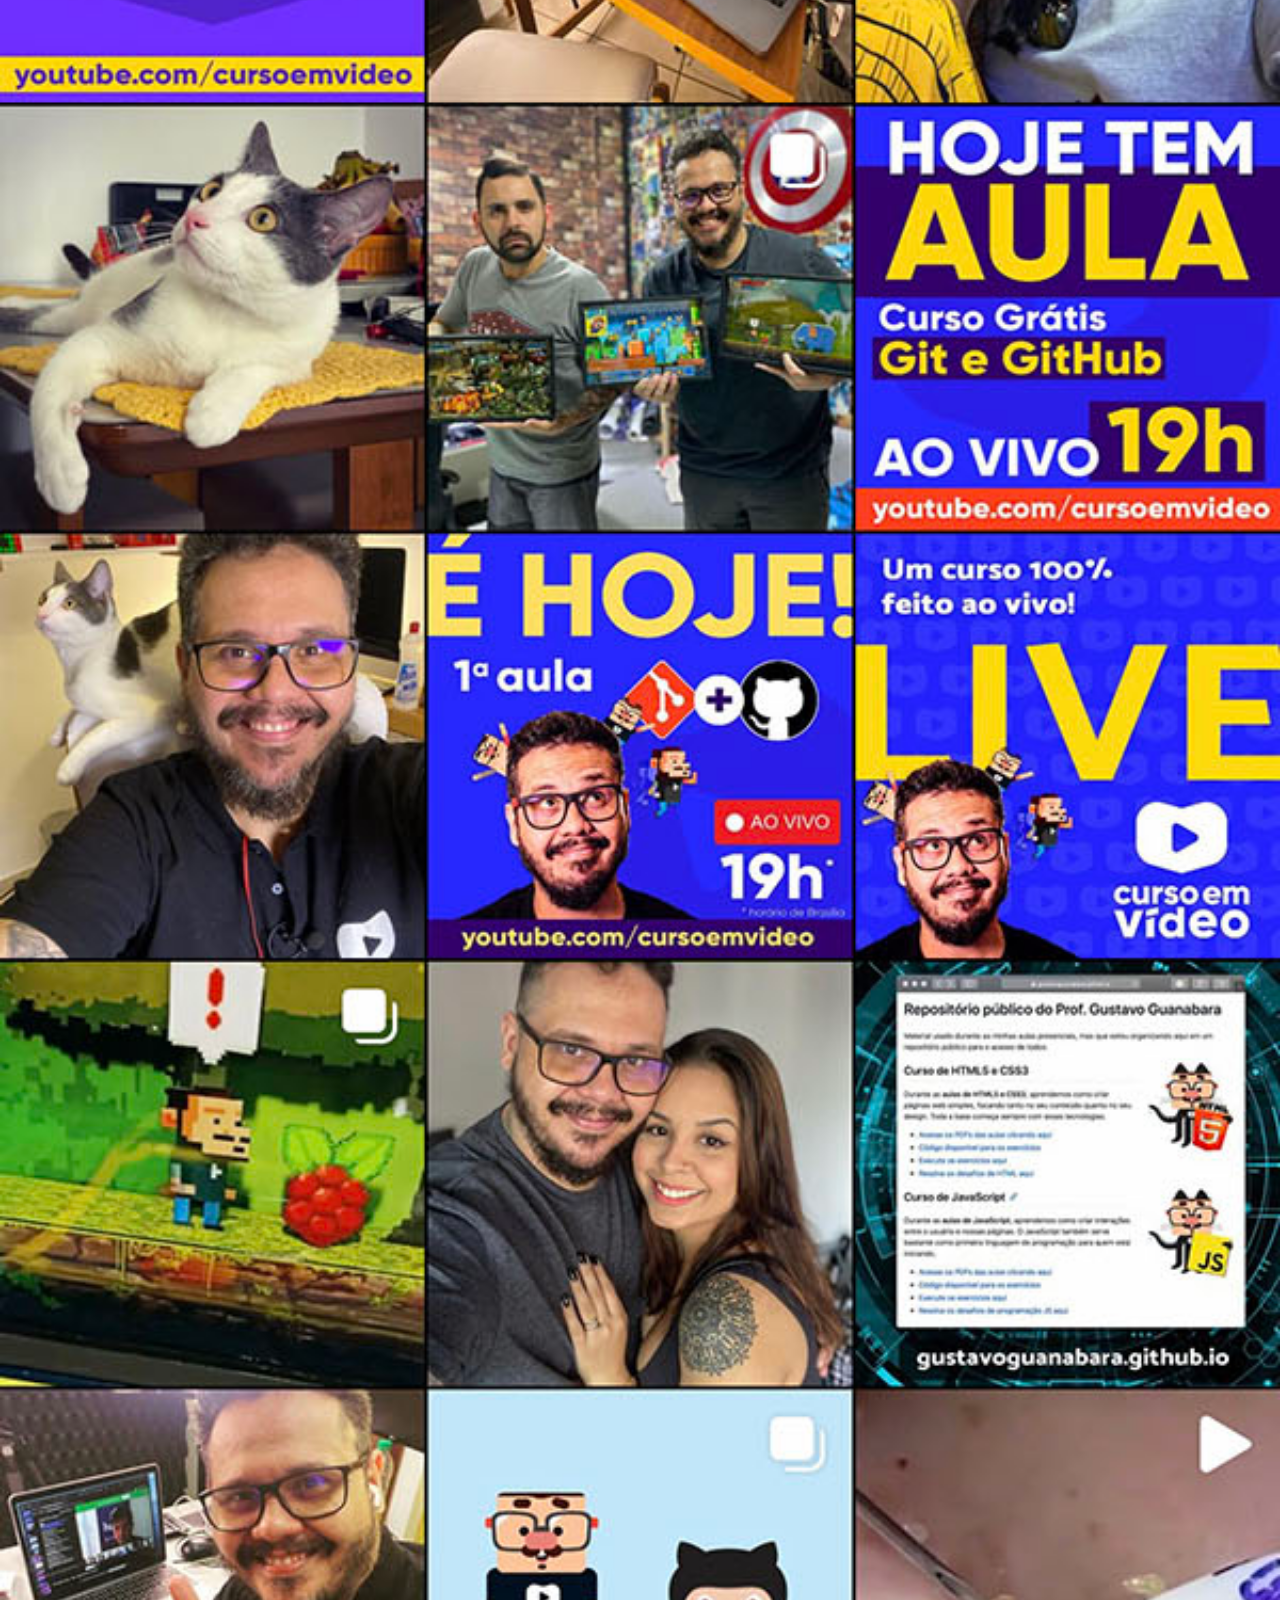
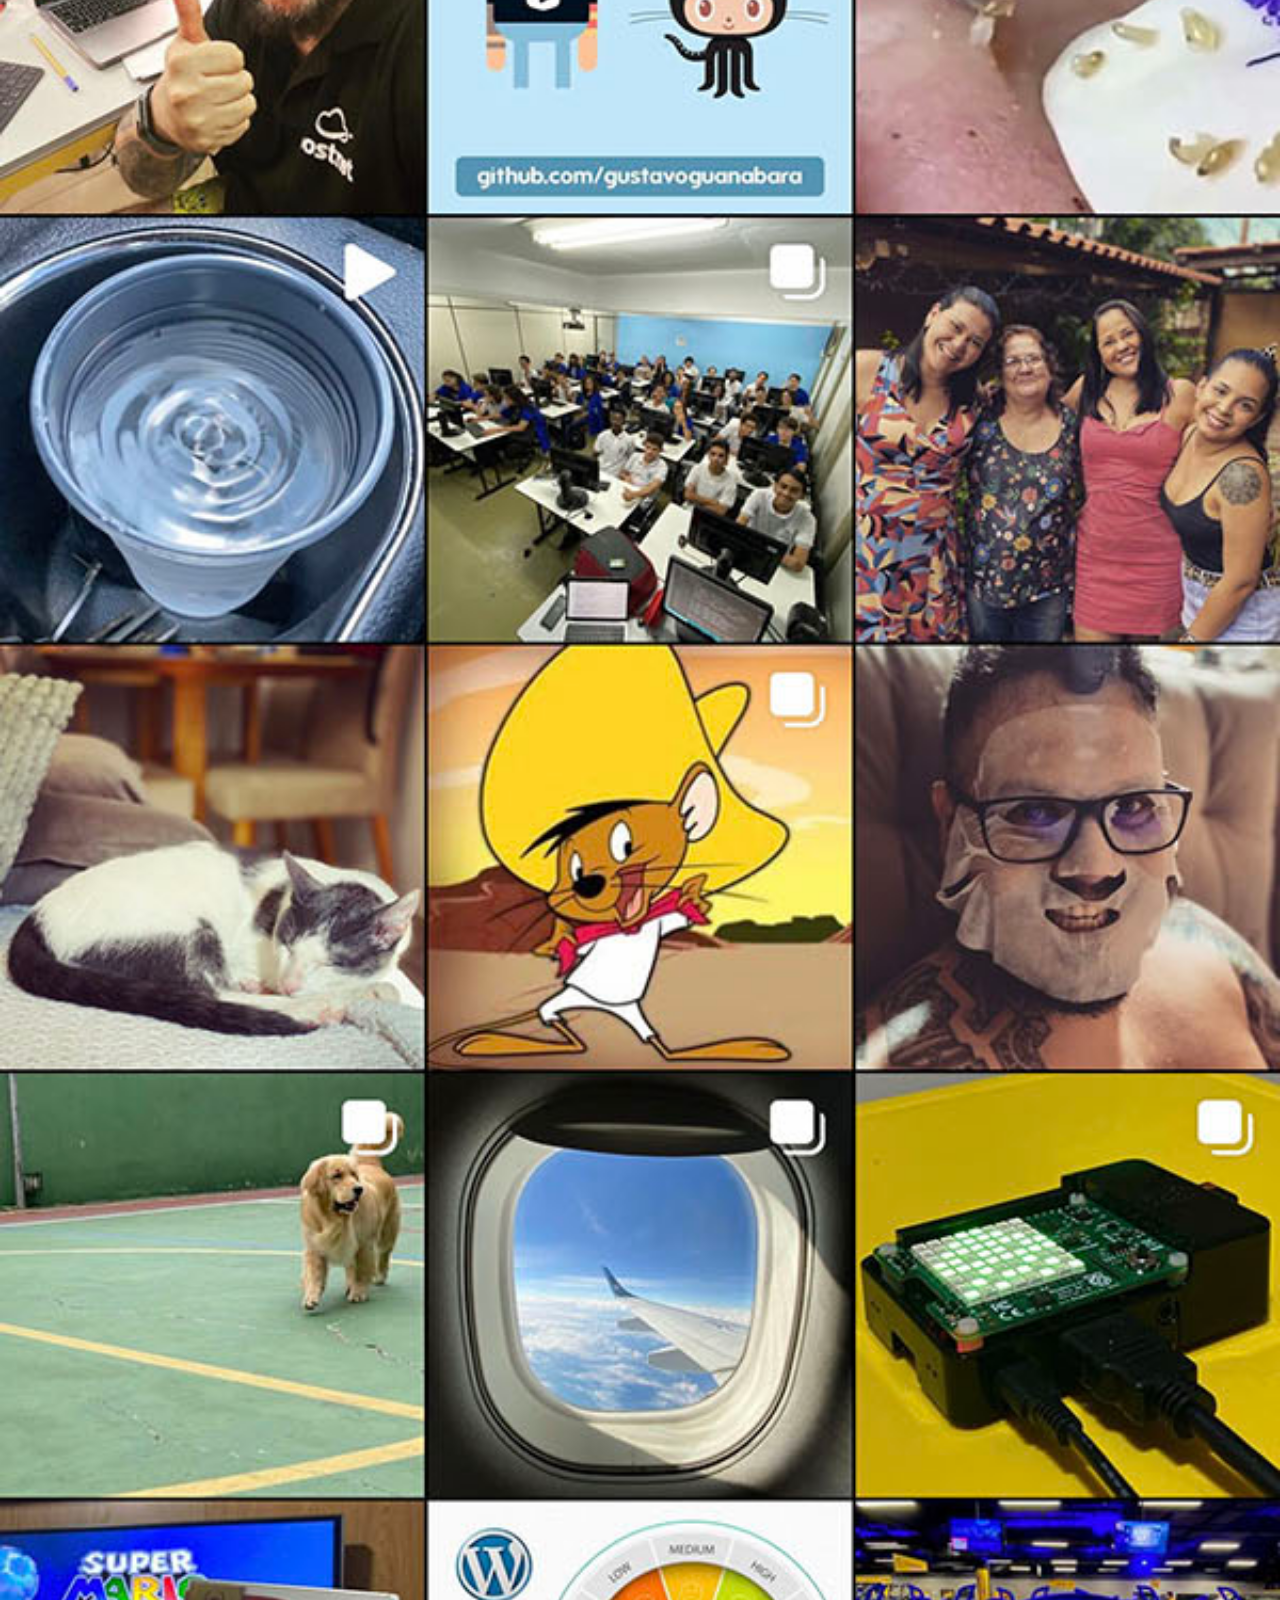
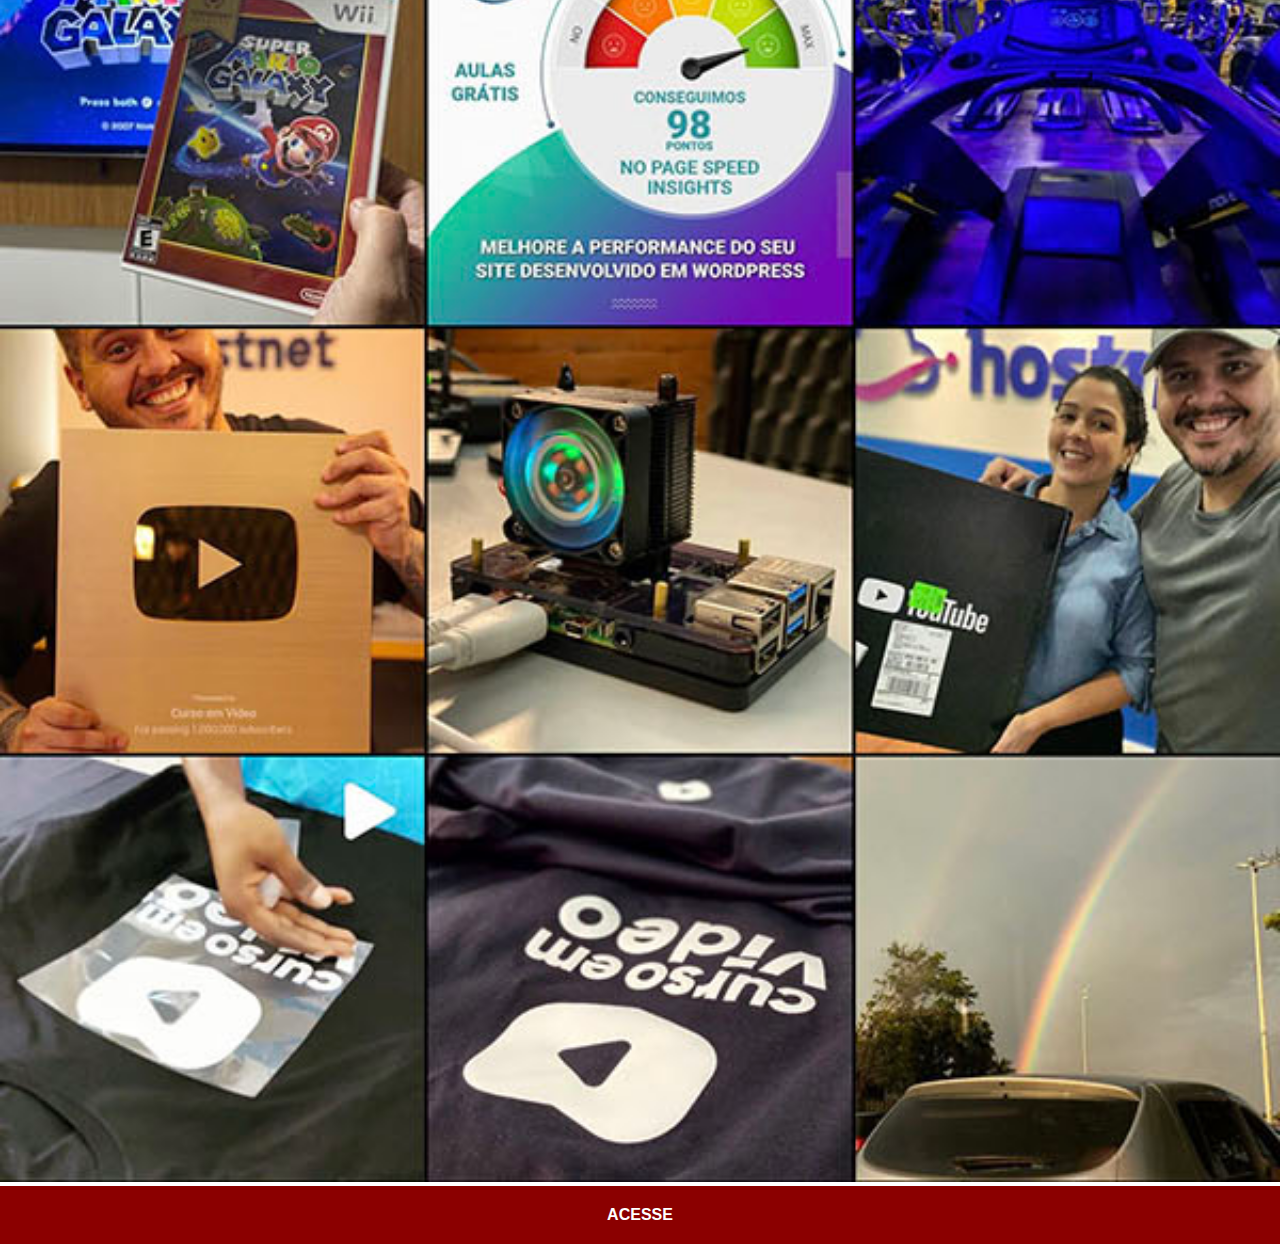
<file: instagram.html>
<!DOCTYPE html>
<html lang="pt-br">
<head>
    <meta charset="UTF-8">
    <meta http-equiv="X-UA-Compatible" content="IE=edge">
    <meta name="viewport" content="width=device-width, initial-scale=1.0">
    <title>Instagramtitle</title>
    <link rel="stylesheet" href="estilos/social.css">
</head>
<body>
  <img src="imagens/tela-instagram.jpg" alt="instagram">  
  <a href="https://www.instagram.com/gustavoguanabara/" target="_blank">ACESSE</a>
</body>
</html>
</file>
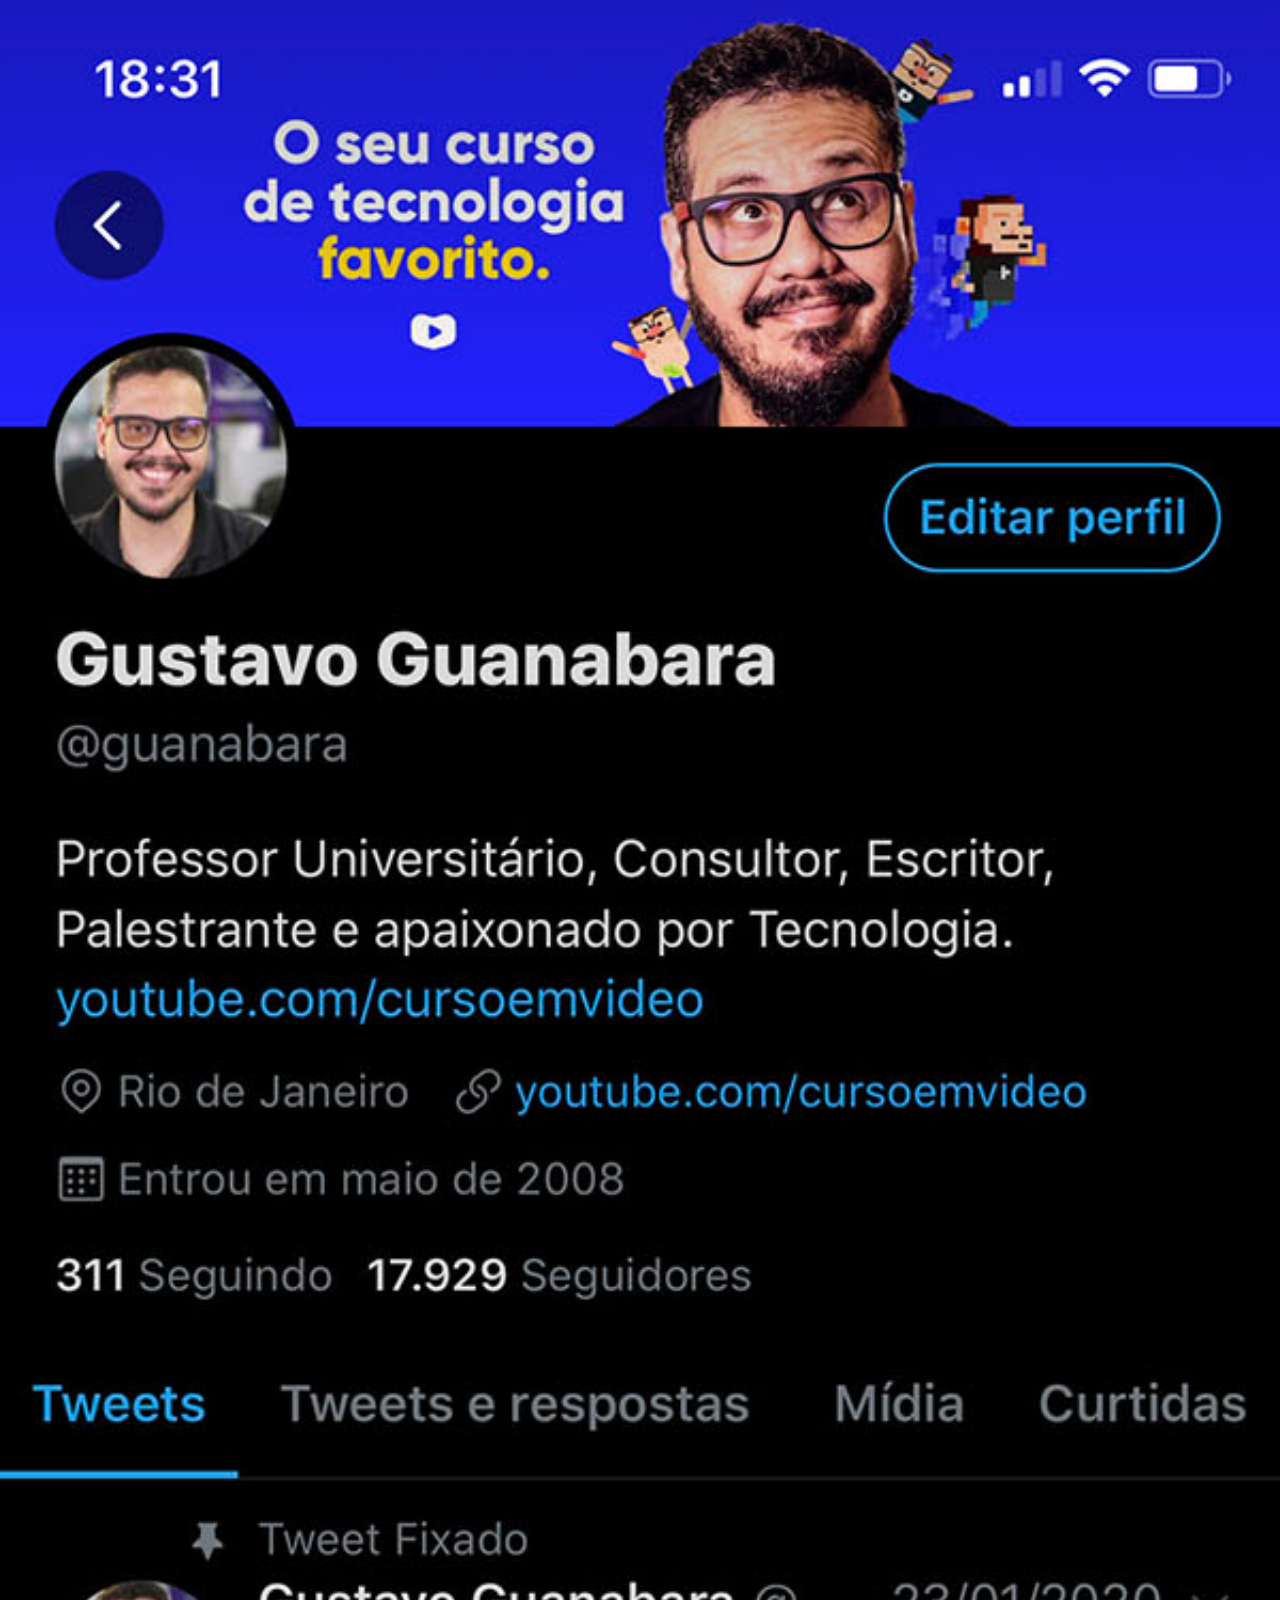
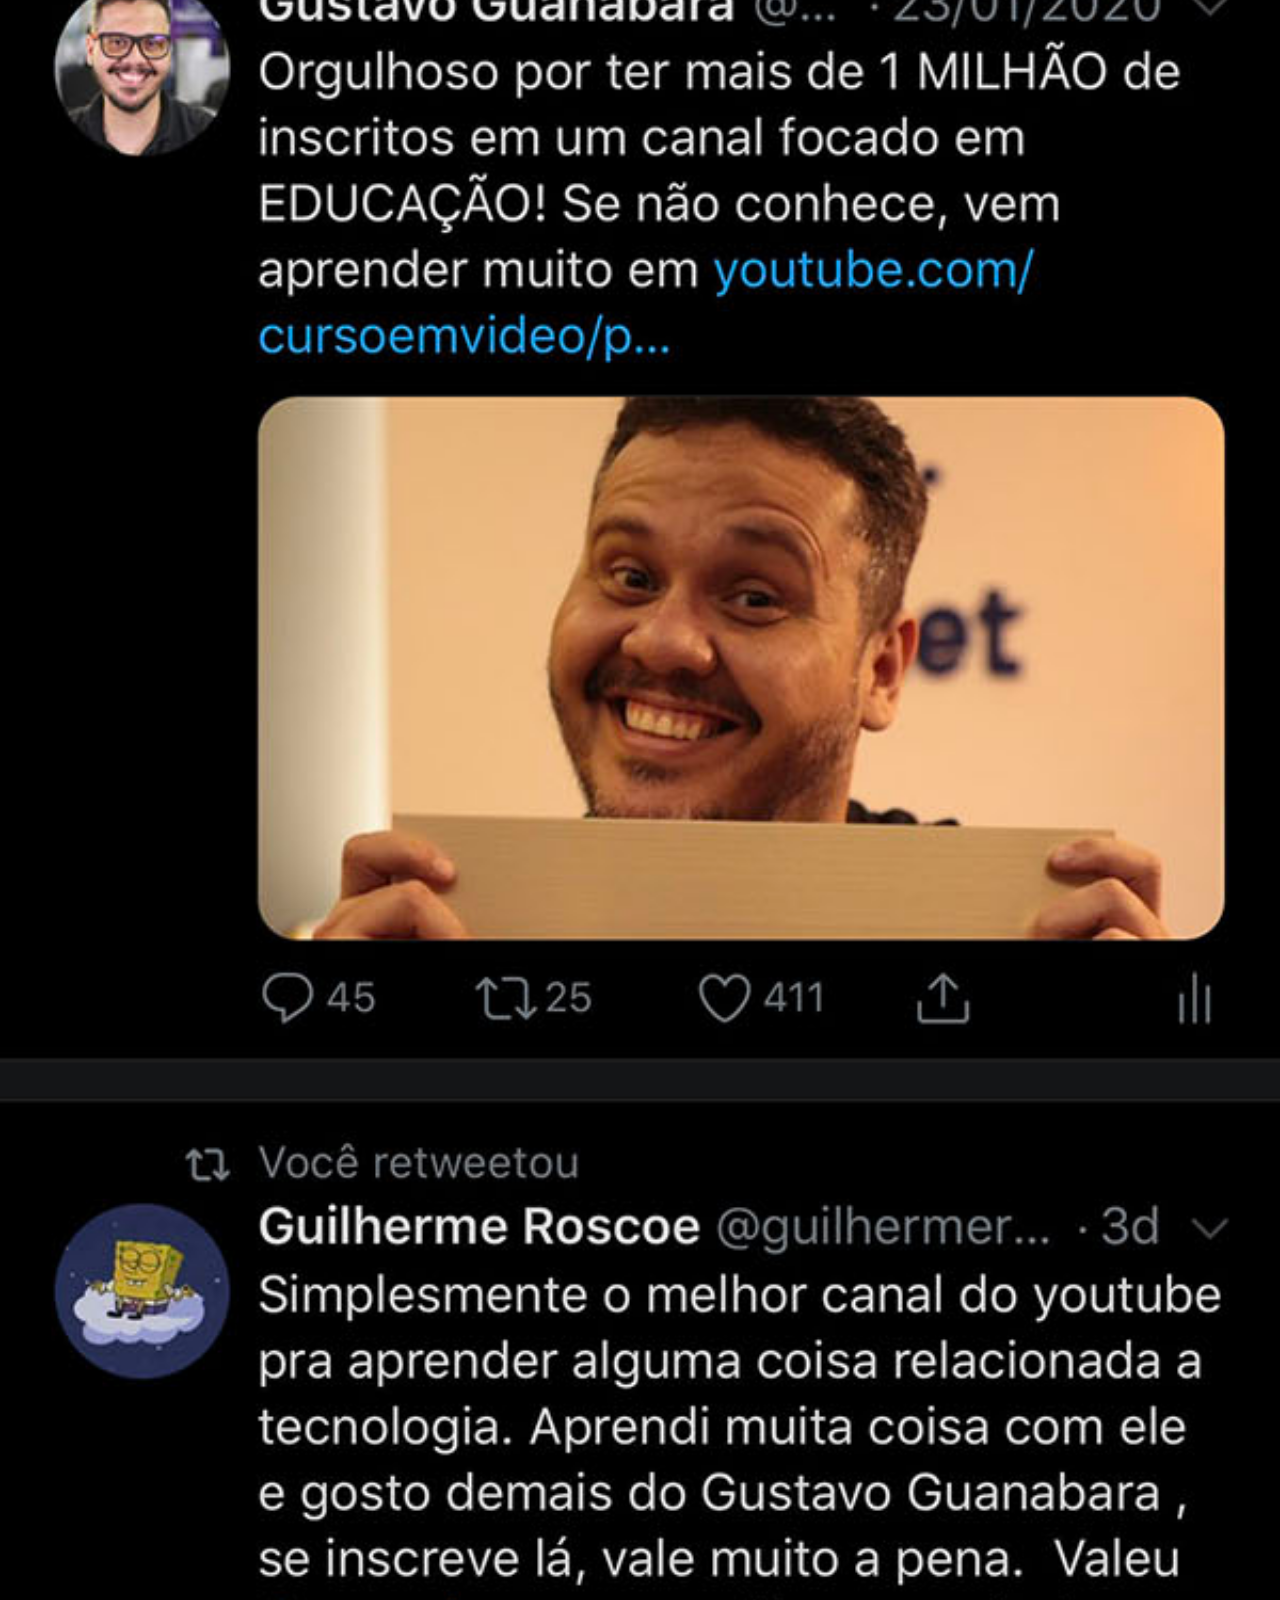
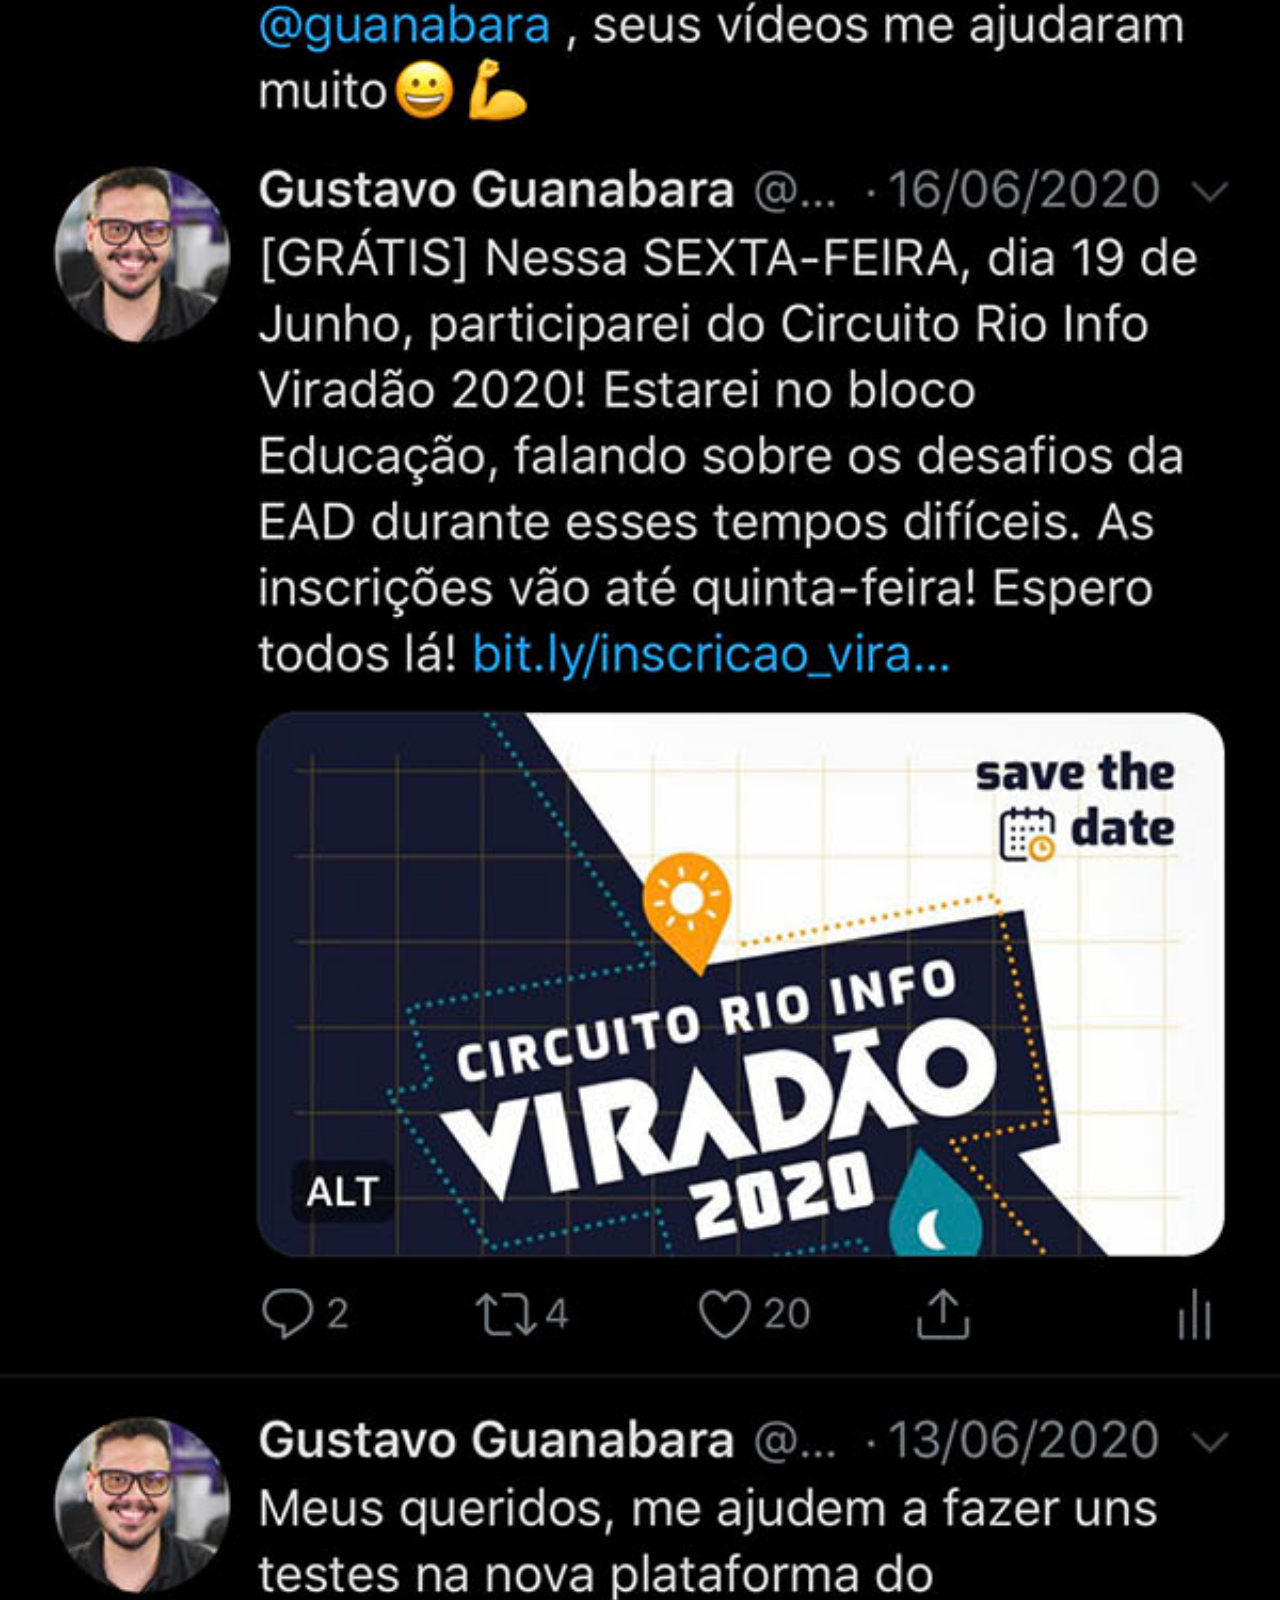
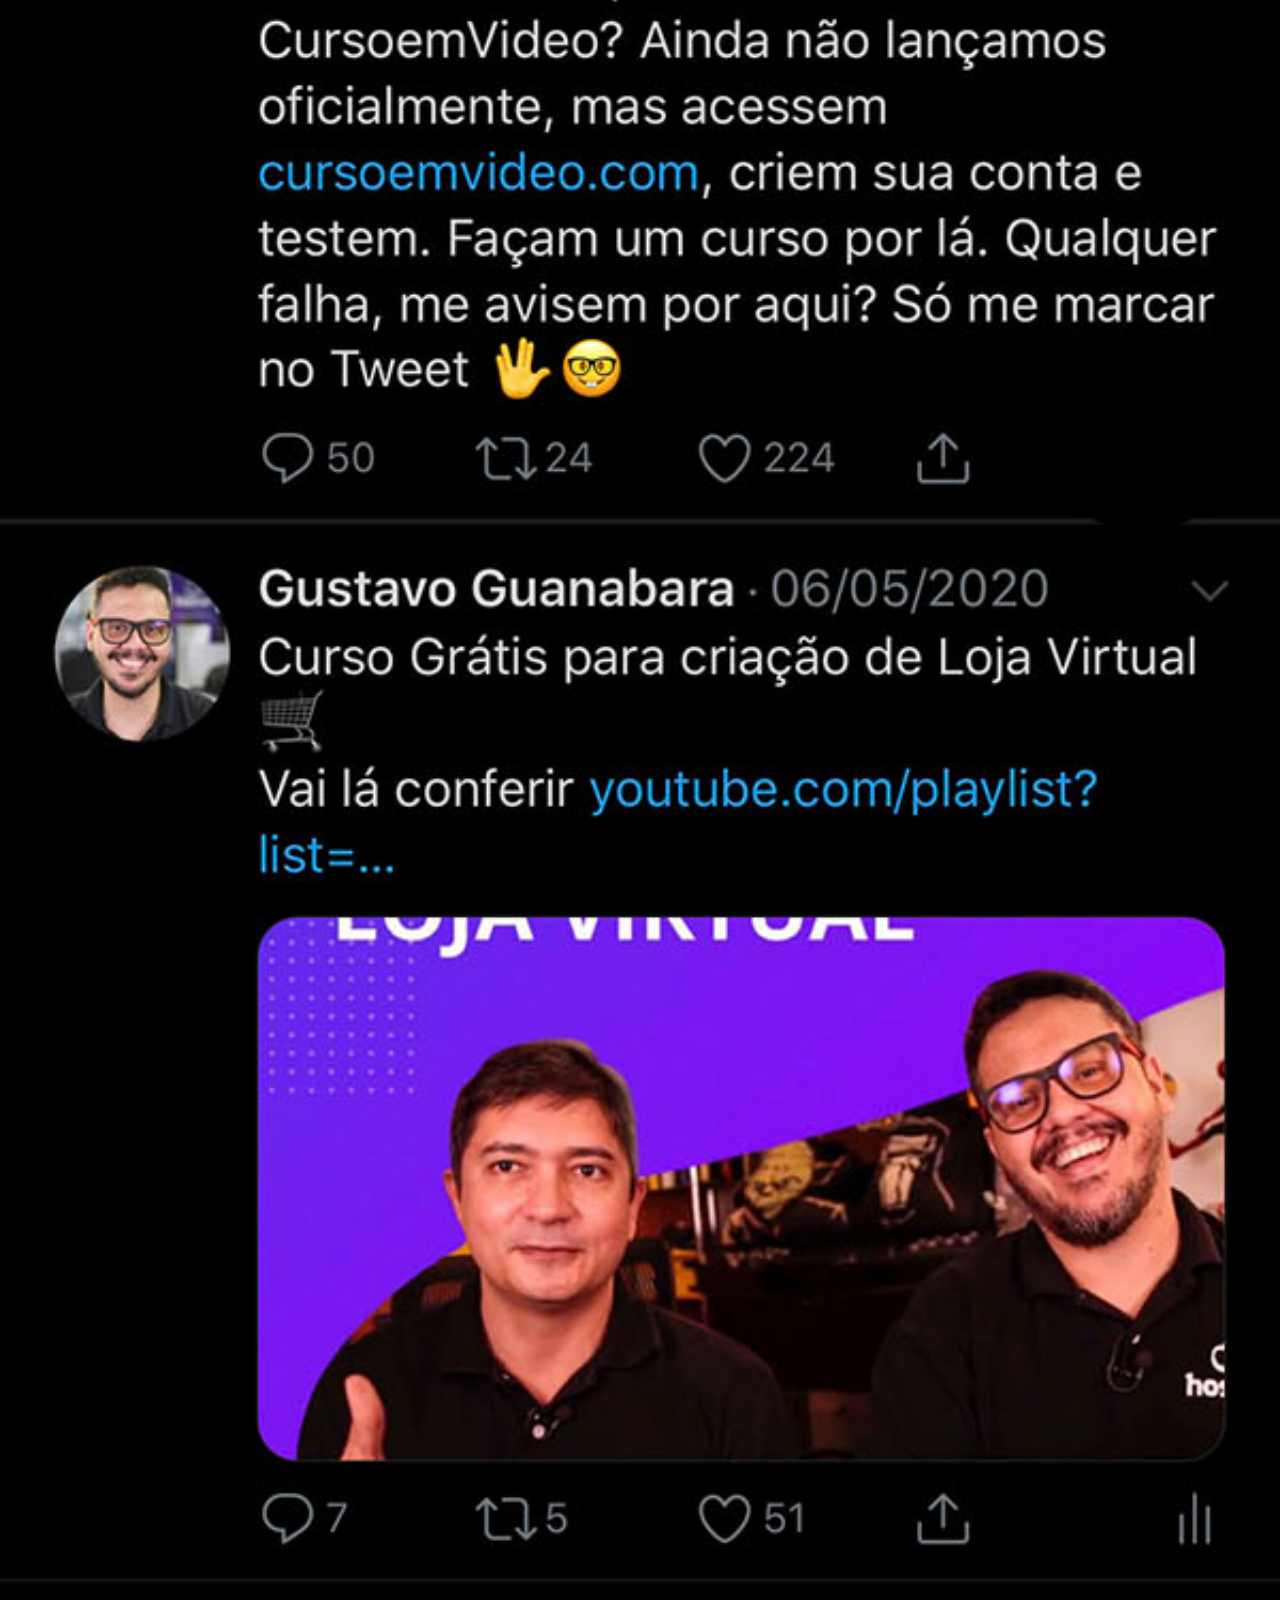
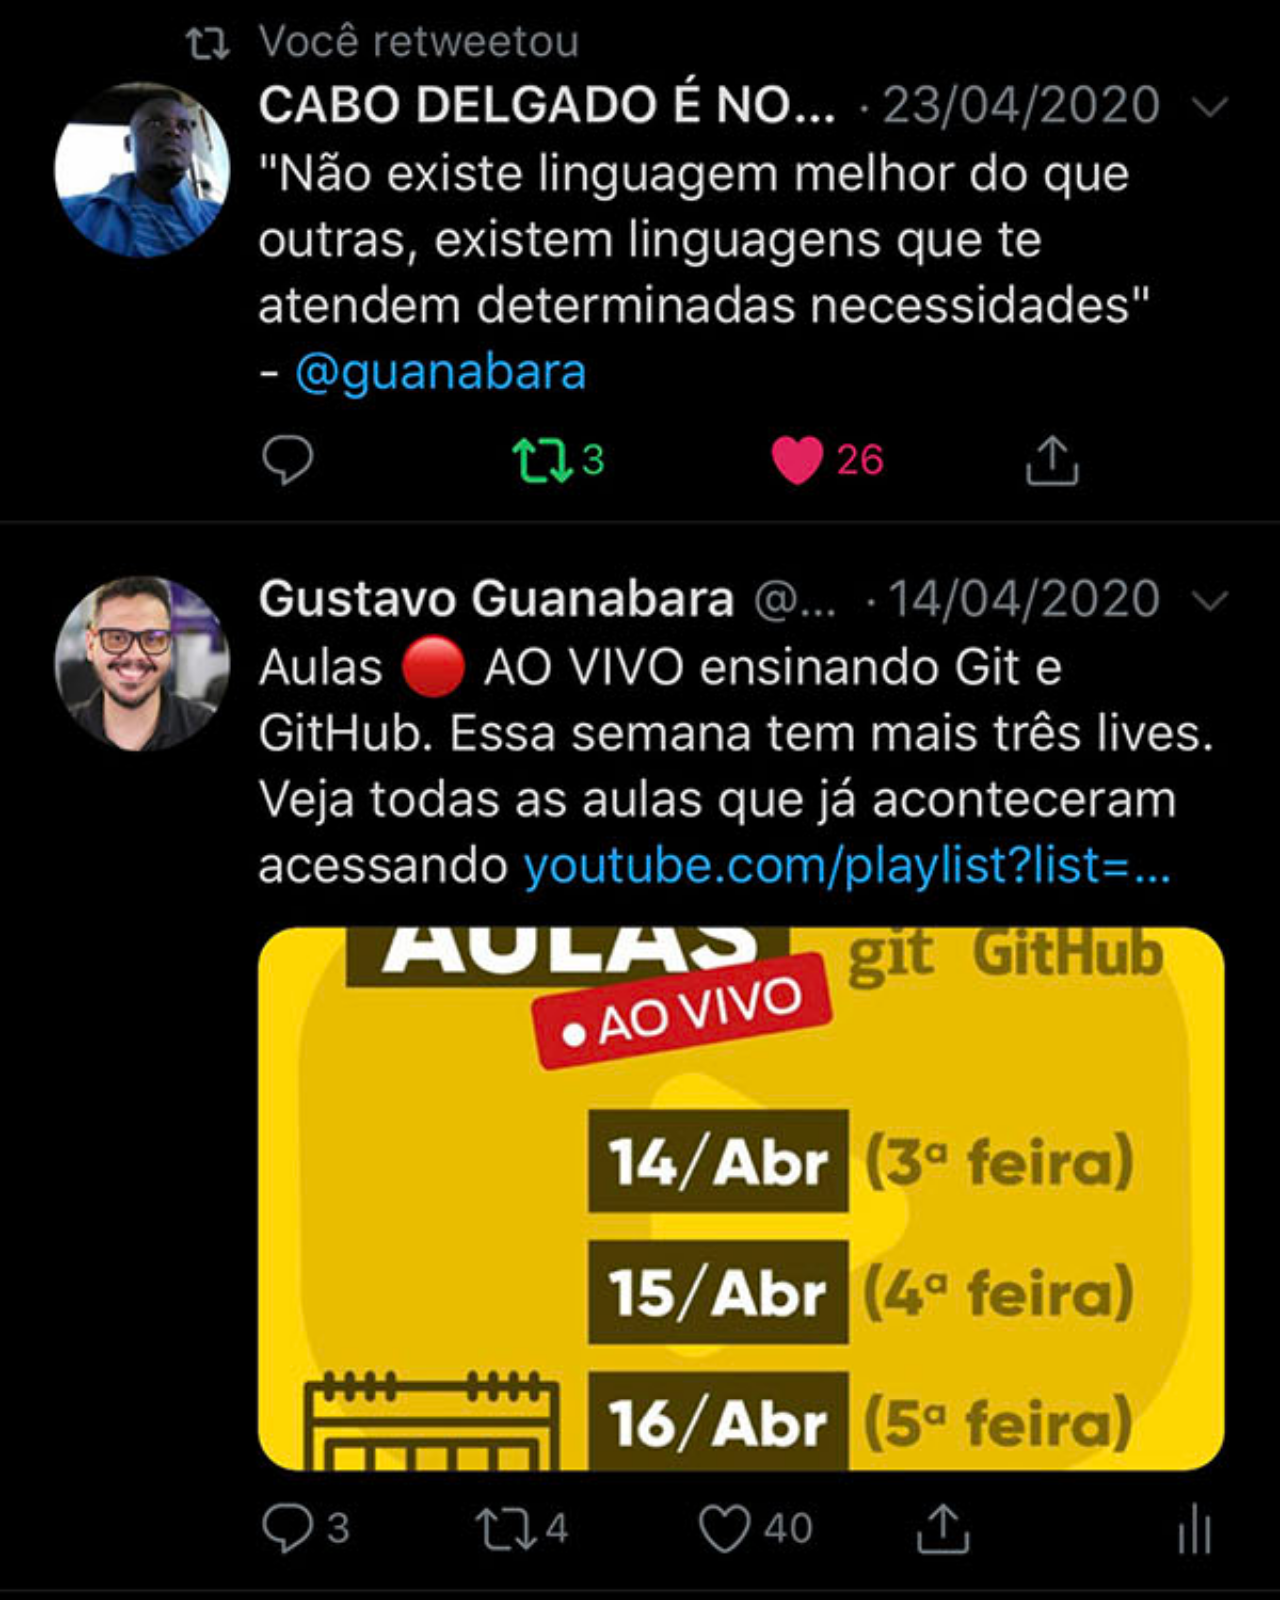
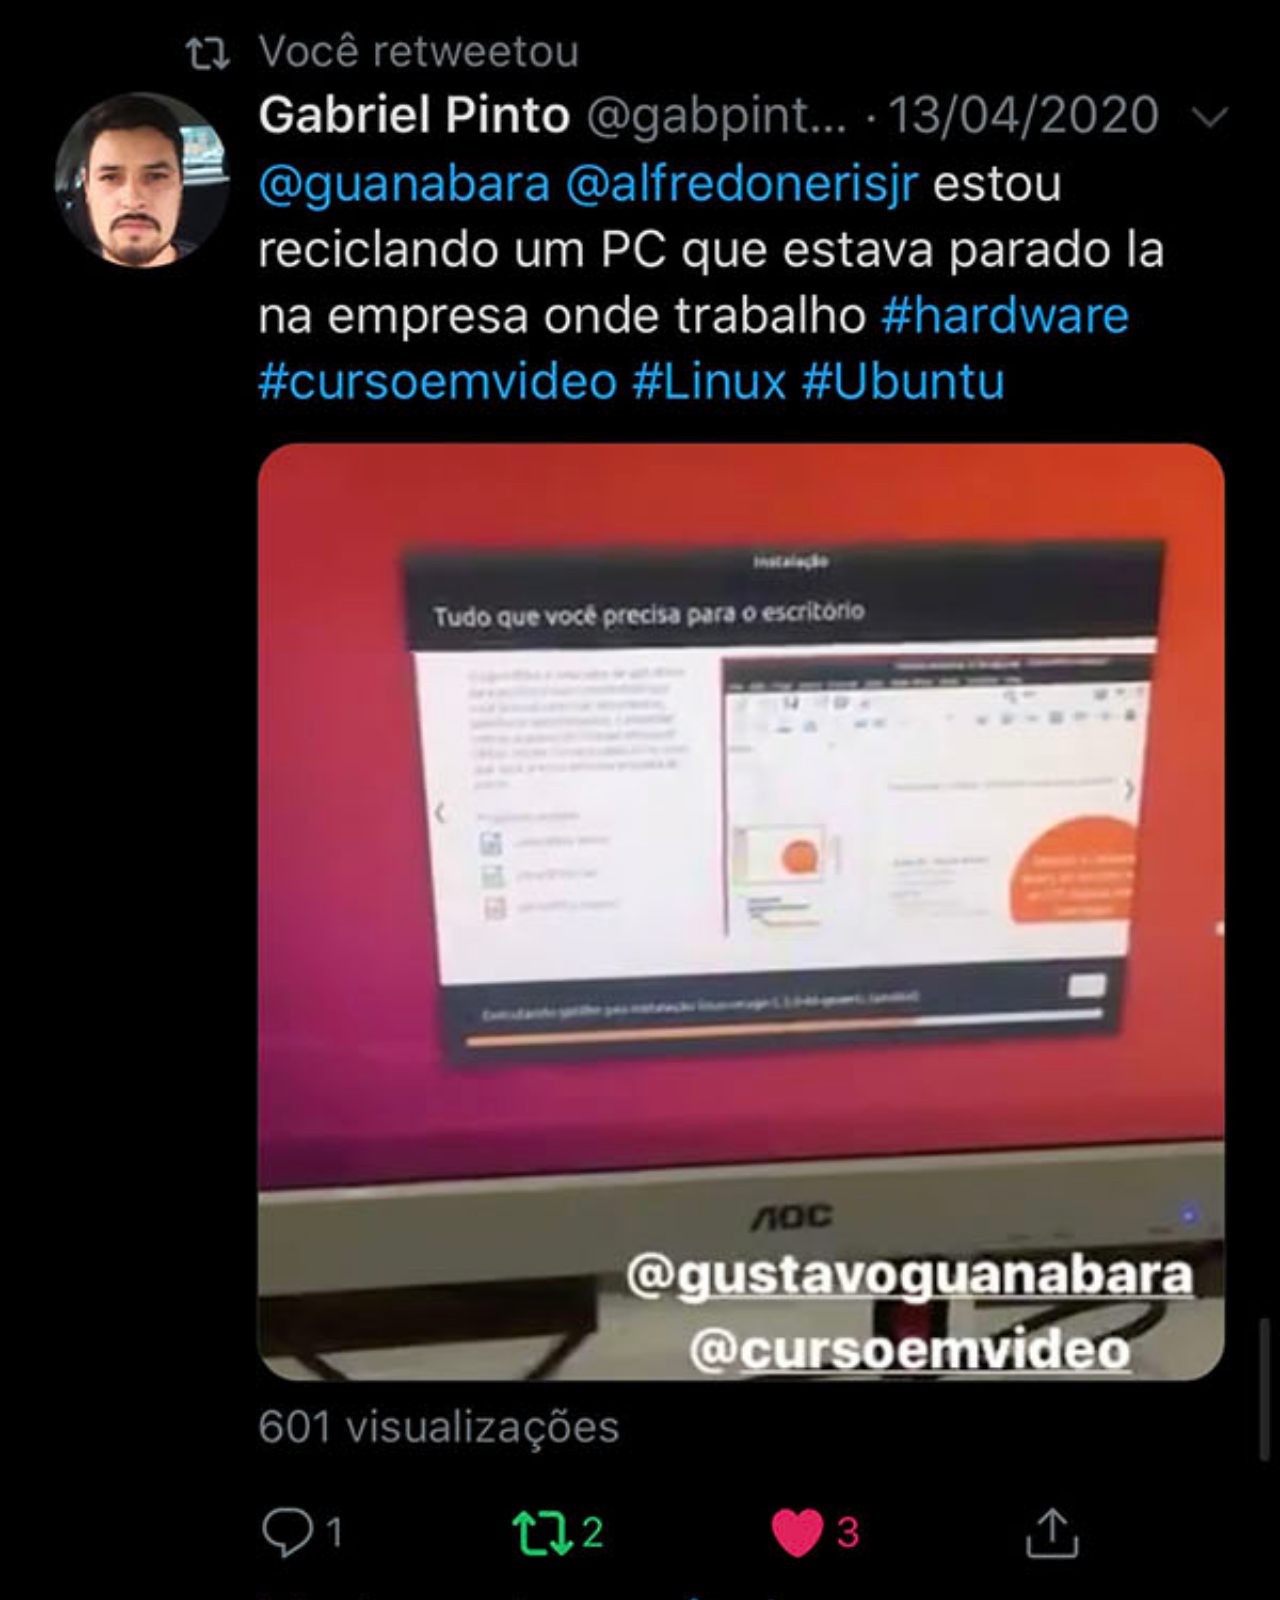
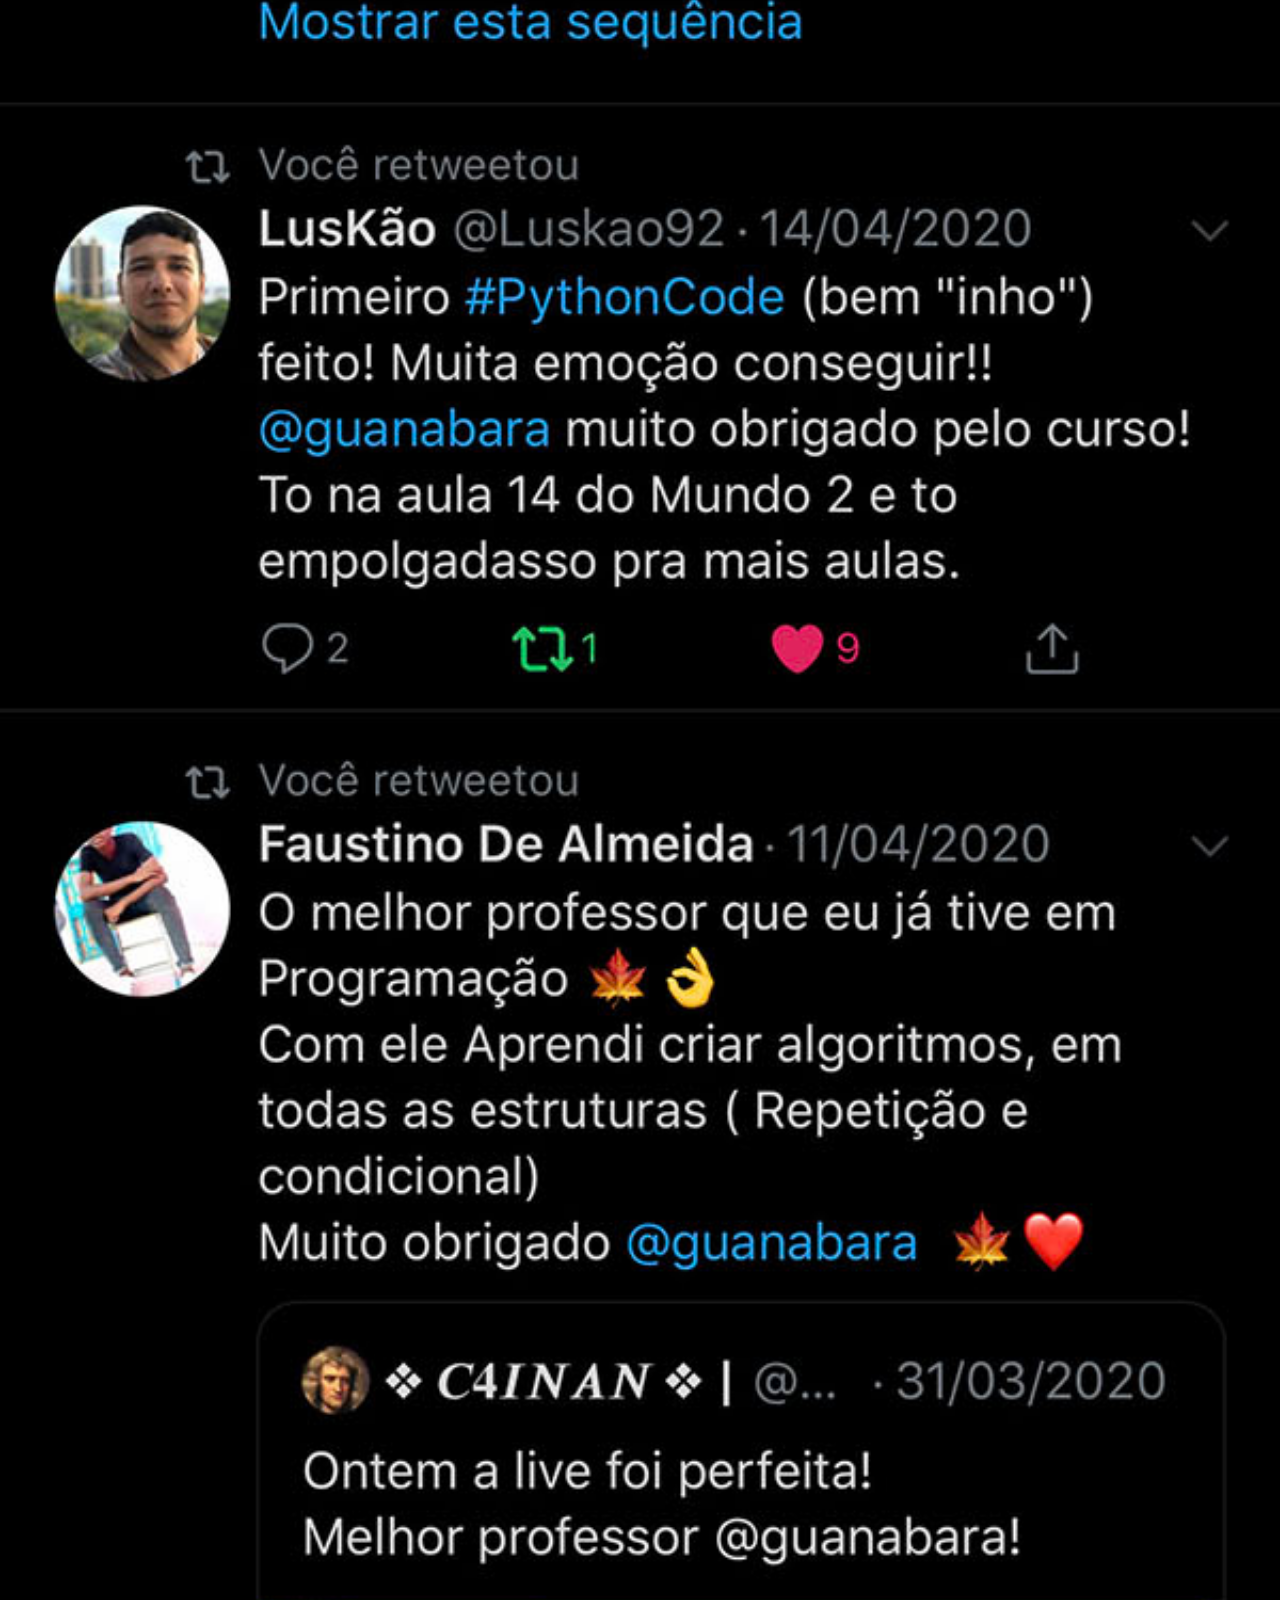
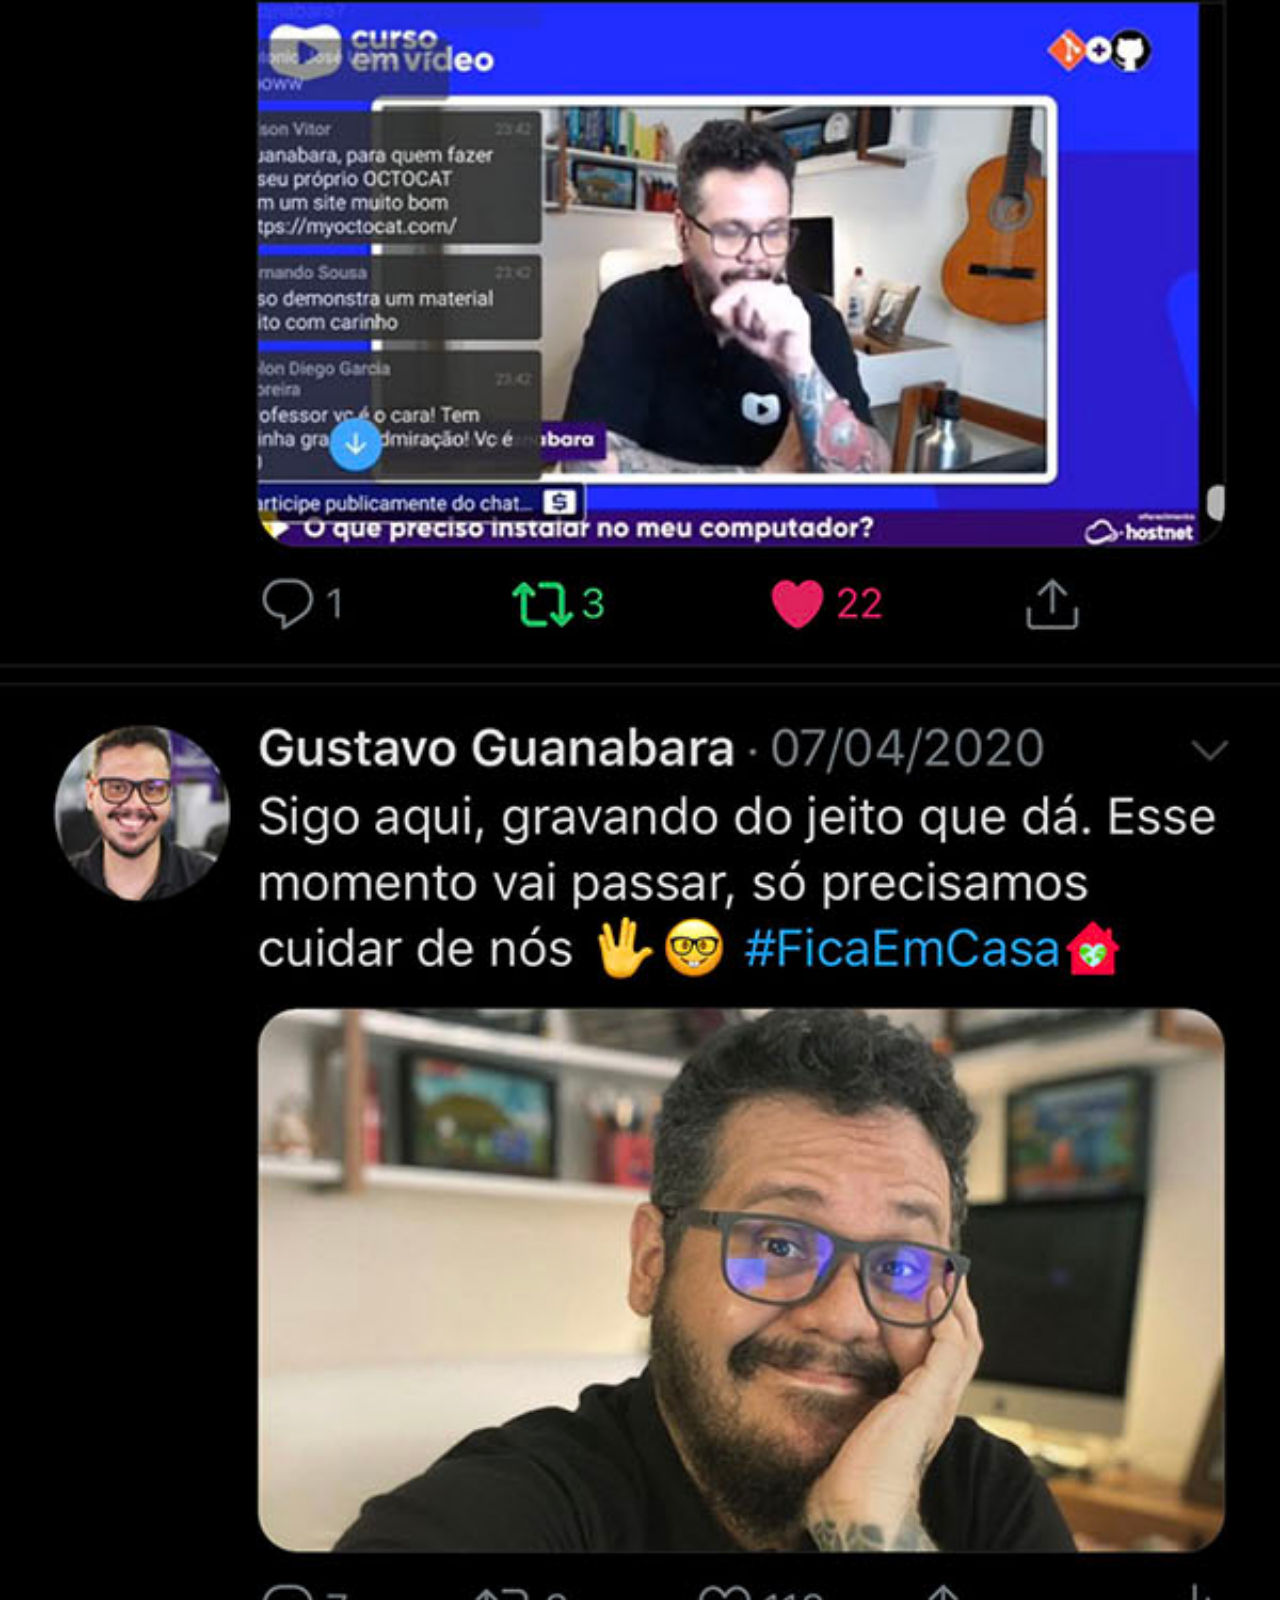
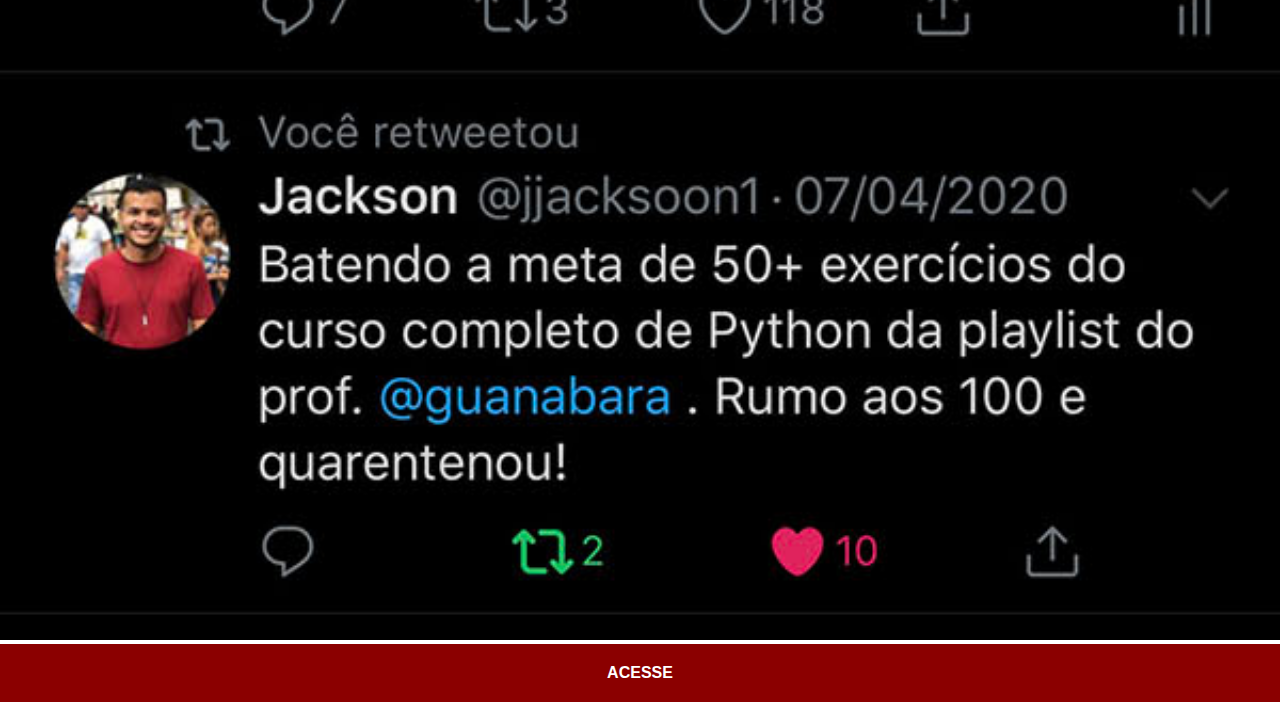
<file: twitter.html>
<!DOCTYPE html>
<html lang="pt-br">
<head>
    <meta charset="UTF-8">
    <meta http-equiv="X-UA-Compatible" content="IE=edge">
    <meta name="viewport" content="width=device-width, initial-scale=1.0">
    <title>Twitter</title>
    <link rel="stylesheet" href="estilos/social.css">
</head>
<body>
   <img src="imagens/tela-twitter.jpg" alt="Twitter"> 
   <a href="https://twitter.com/gustavoguanabara/" target="_blank">ACESSE</a>
</body>
</html>
</file>
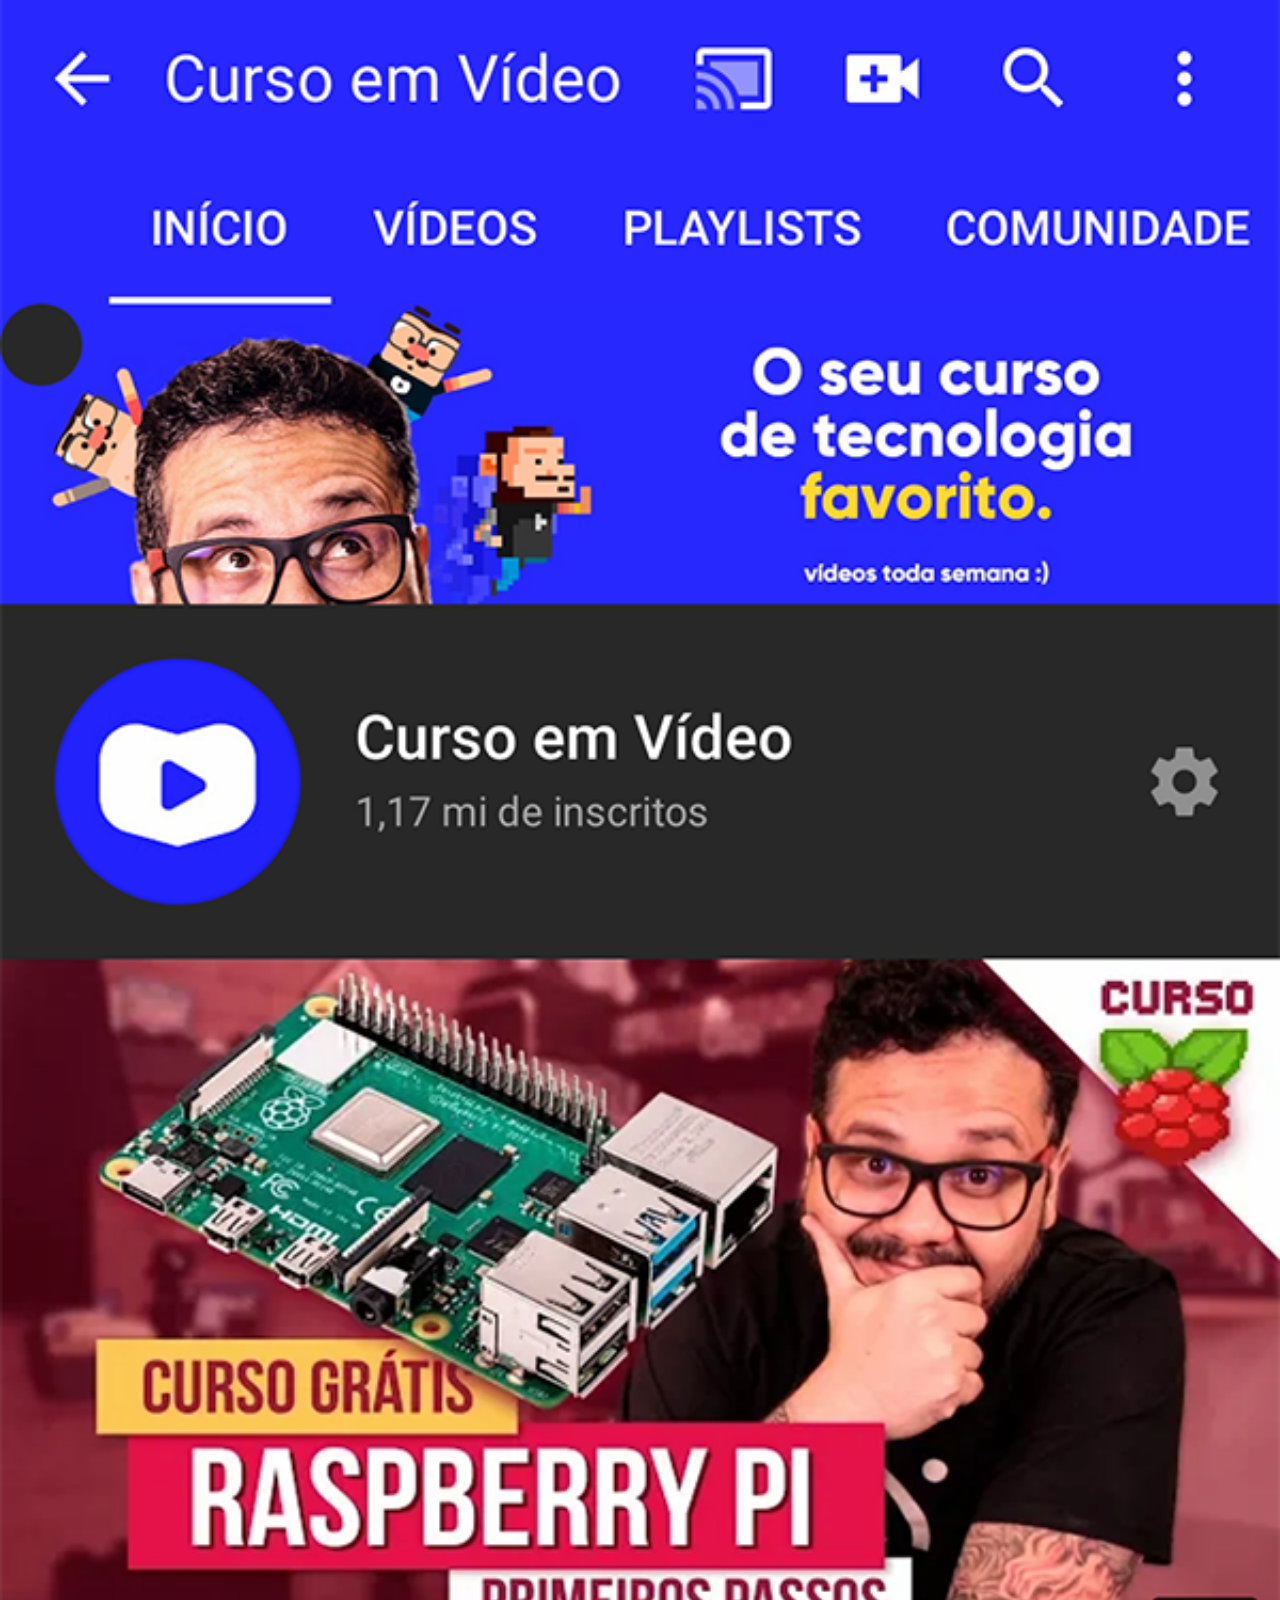
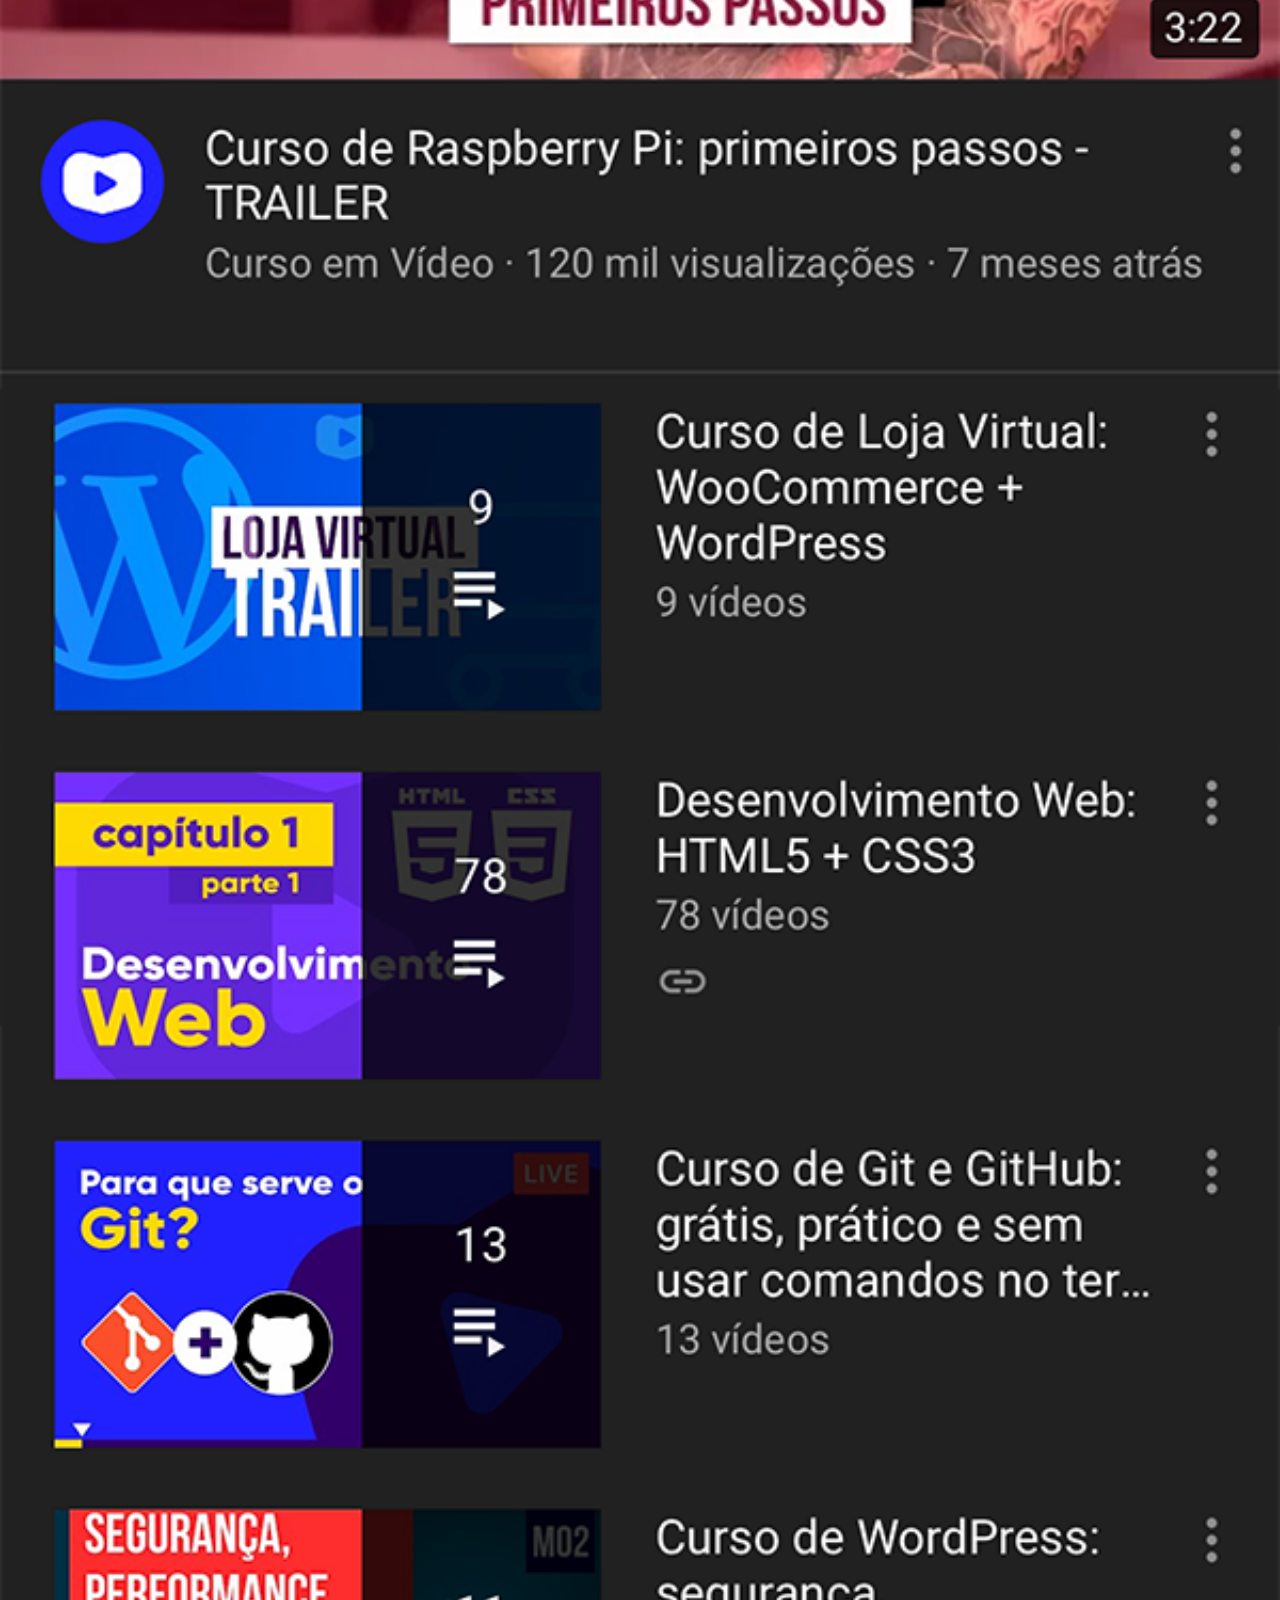
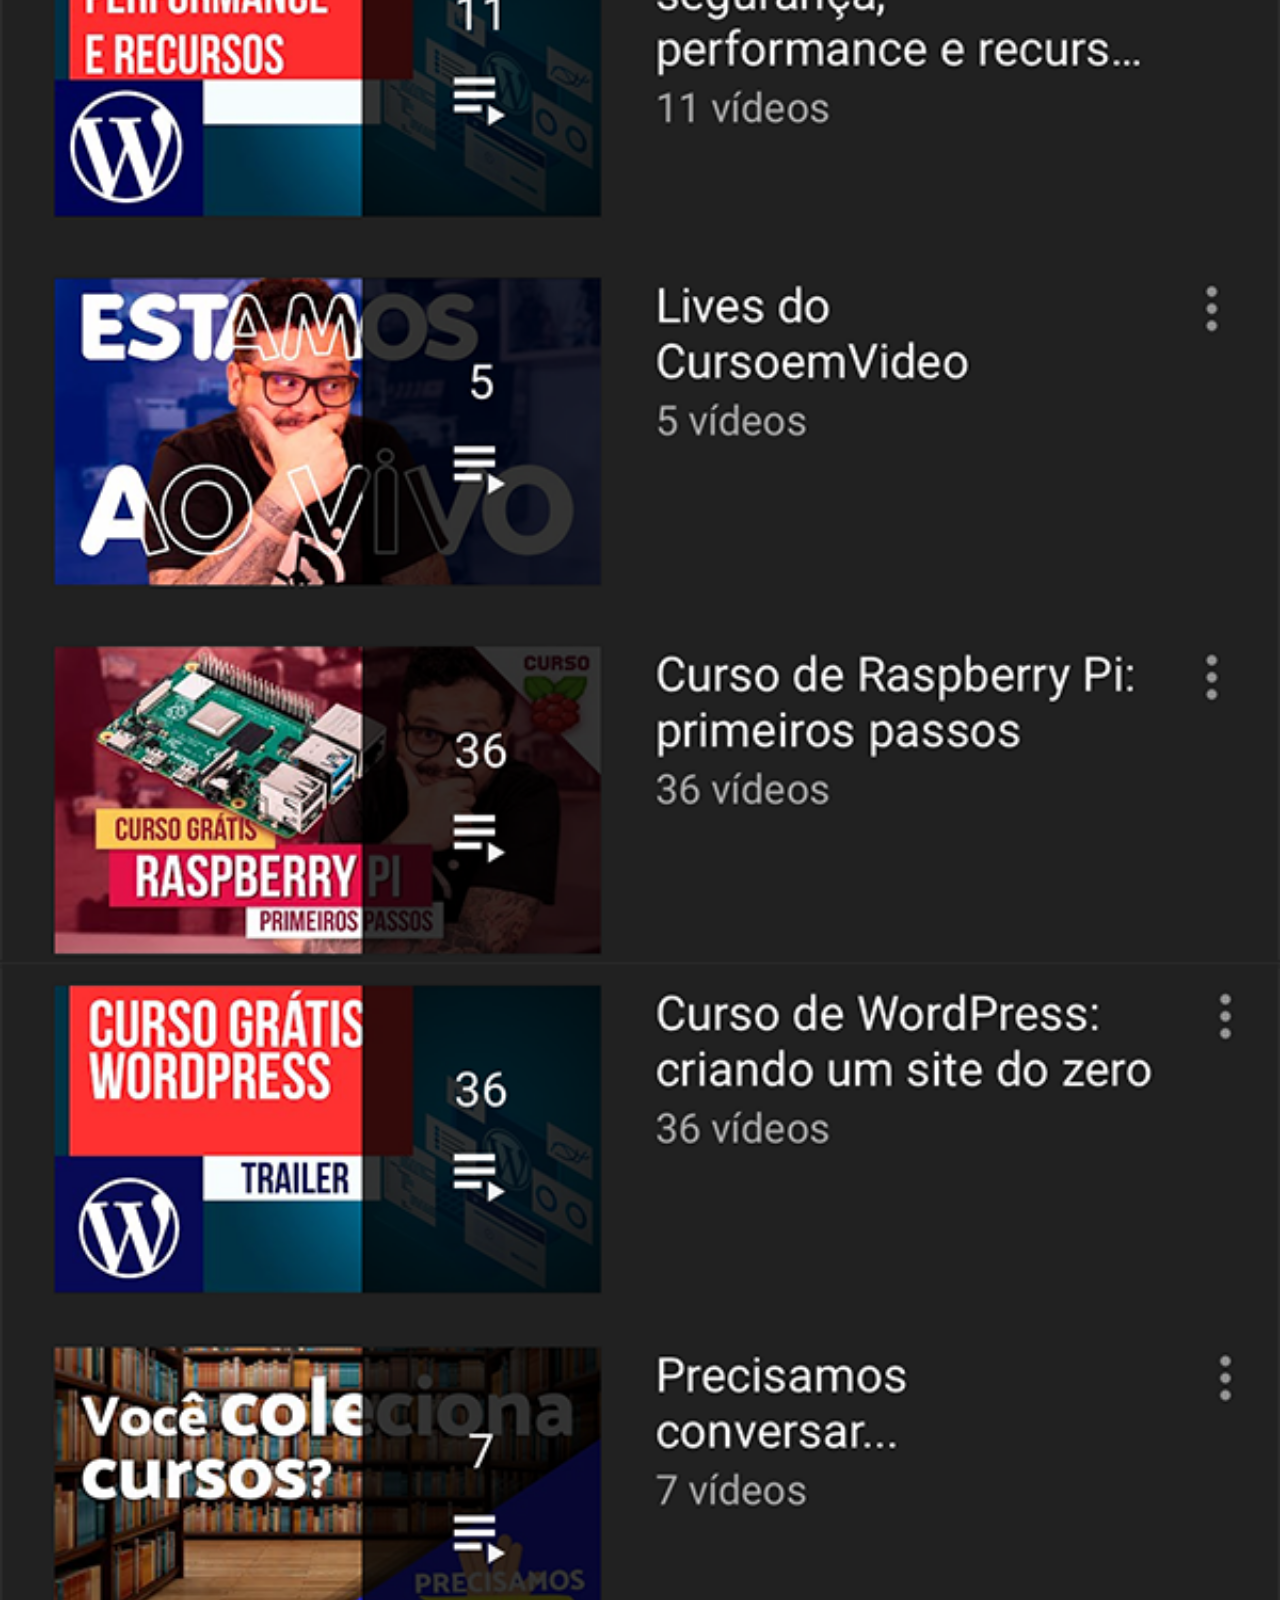
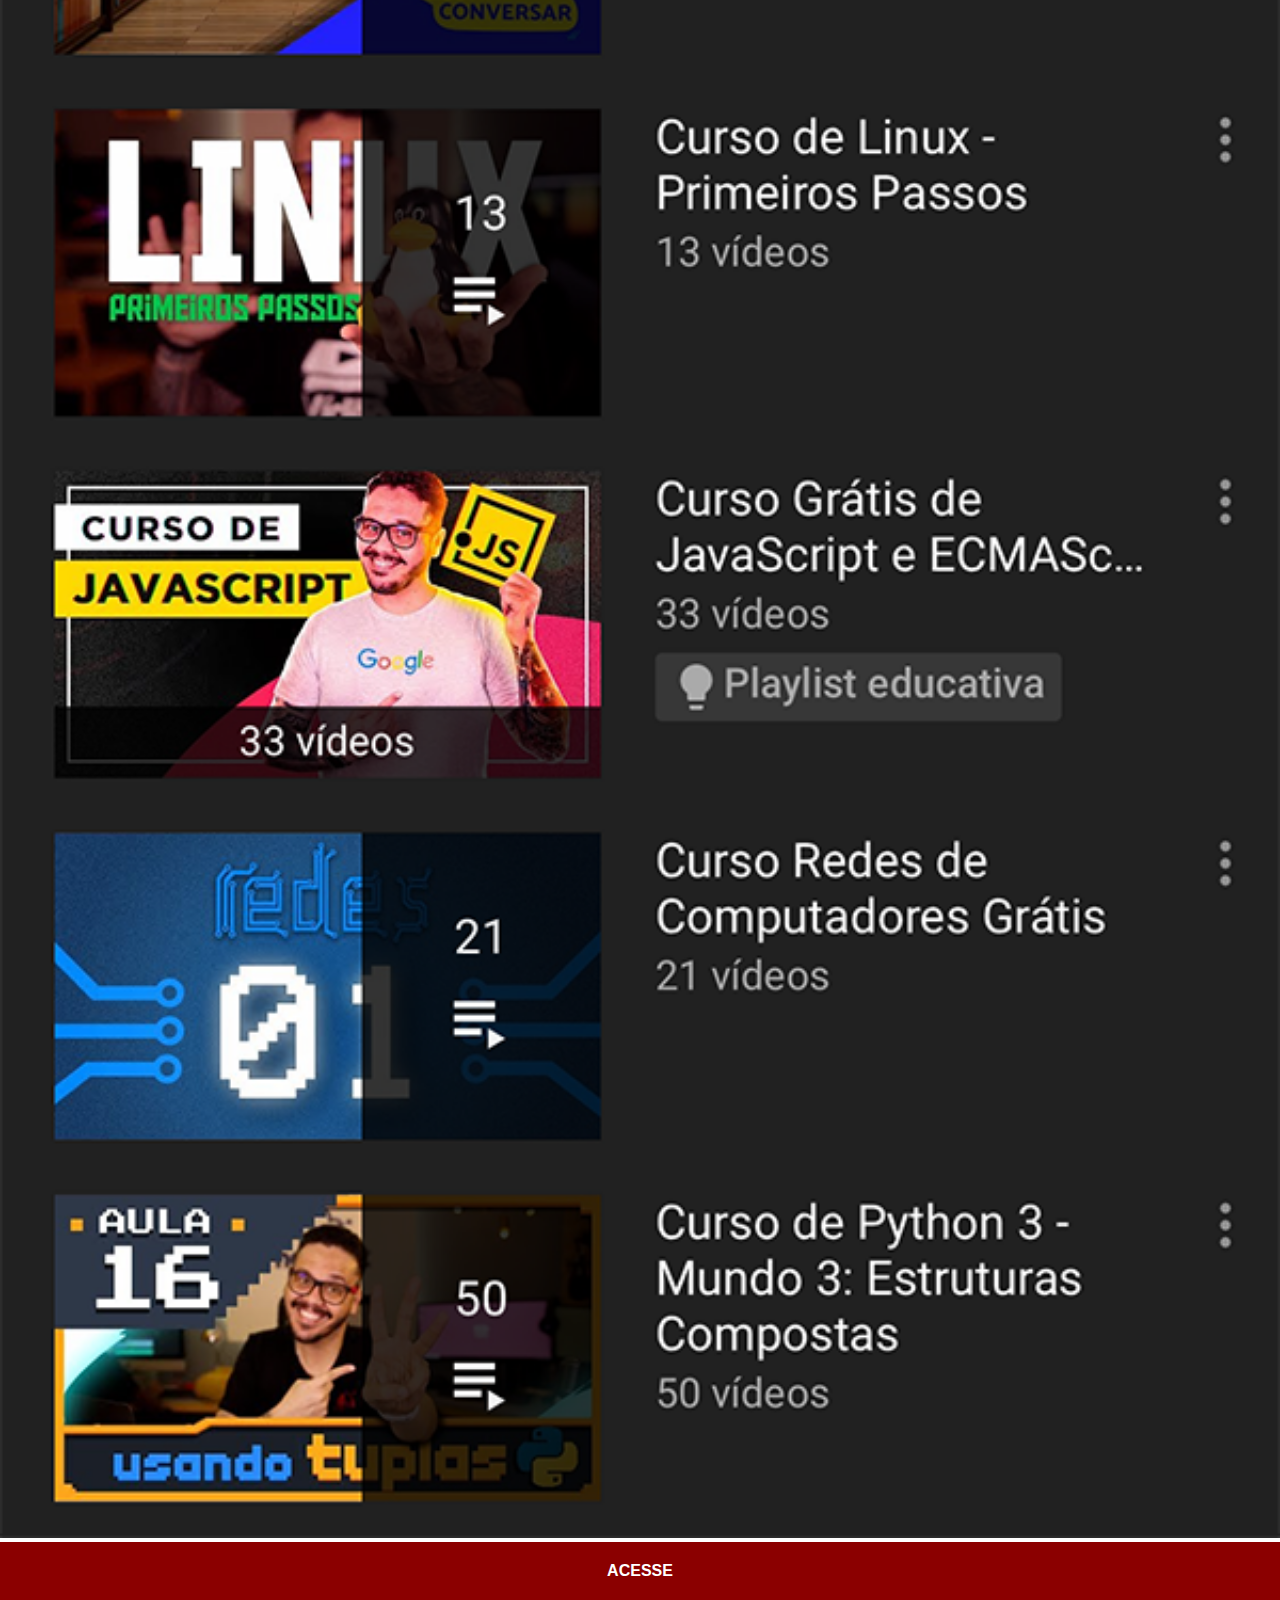
<file: youtube.html>
<!DOCTYPE html>
<html lang="pt-br">
  <head>
    <meta charset="UTF-8" />
    <meta http-equiv="X-UA-Compatible" content="IE=edge" />
    <meta name="viewport" content="width=device-width, initial-scale=1.0" />
    <title>YouTube</title>
    <link rel="stylesheet" href="estilos/social.css">
  </head>
  <body>
    <img src="imagens/tela-youtube.png" alt="YouTube" />
    <a href="https://www.youtube.com/user/cursoemvideo/playlist" target="_blank"
      >ACESSE</a
    >
  </body>
</html>
</file>
<file: estilos/style.css>
@charset "UTF-8";

* {
    margin: 0px;
    padding: 0px;
    font-family: Arial, Helvetica, sans-serif;
}

html, body {
height: 100vh;
width: 100vw;
background-color: black;
}

body {
    background: url('../imagens/fundo-madeira.jpg') no-repeat top center;
    background-size: cover;
    background-attachment: fixed;
}

main {
    position: relative;
    height: 100vh;
}

section#telefone {
    position: absolute;
    top: 50%;
    left: 50%;
    transform: translate(-50%, -50%);
    height: 627px;
    width: 311px;
    background:  url('../imagens/frame-iphone.png') no-repeat;
}

iframe#tela {
    position: relative;
    top: 80px;
    left: 22px;
    width: 267px;
    height: 471px;
}

section#redes-sociais {
    text-align: right;
}

section#redes-sociais img {
width: 50px;
margin: 10px;
border-radius: 50%;
box-shadow: 2px 2px 5px rgba(0, 0, 0, 0.400);
box-sizing: border-box;
}

section#redes-sociais img:hover {
    border: 3px  solid rgba(255, 255, 255, 0.637);
    transform: translate(-3px, -3px);
    box-shadow: 5px 9px 10px rgba(0, 0, 0, 0.623);
    transition: transform .3s, border 1s;
}
</file>
<file: estilos/social.css>
@charset "UTF-8";

* {
    margin: 0px;
    padding: 0px;
    font-family: Arial, Helvetica, sans-serif;
  }

  ::-webkit-scrollbar {
    width: 0px;
    height: 0px;
  }

  img {
    width: 100vw;
  }

  a {
    display: block;
    background-color: darkred;
    color: white;
    padding: 20px;
    text-align: center;
    font-weight: bolder;
    text-decoration: none;
  }

  a:hover {
    background-color: red;
  }
</file>
